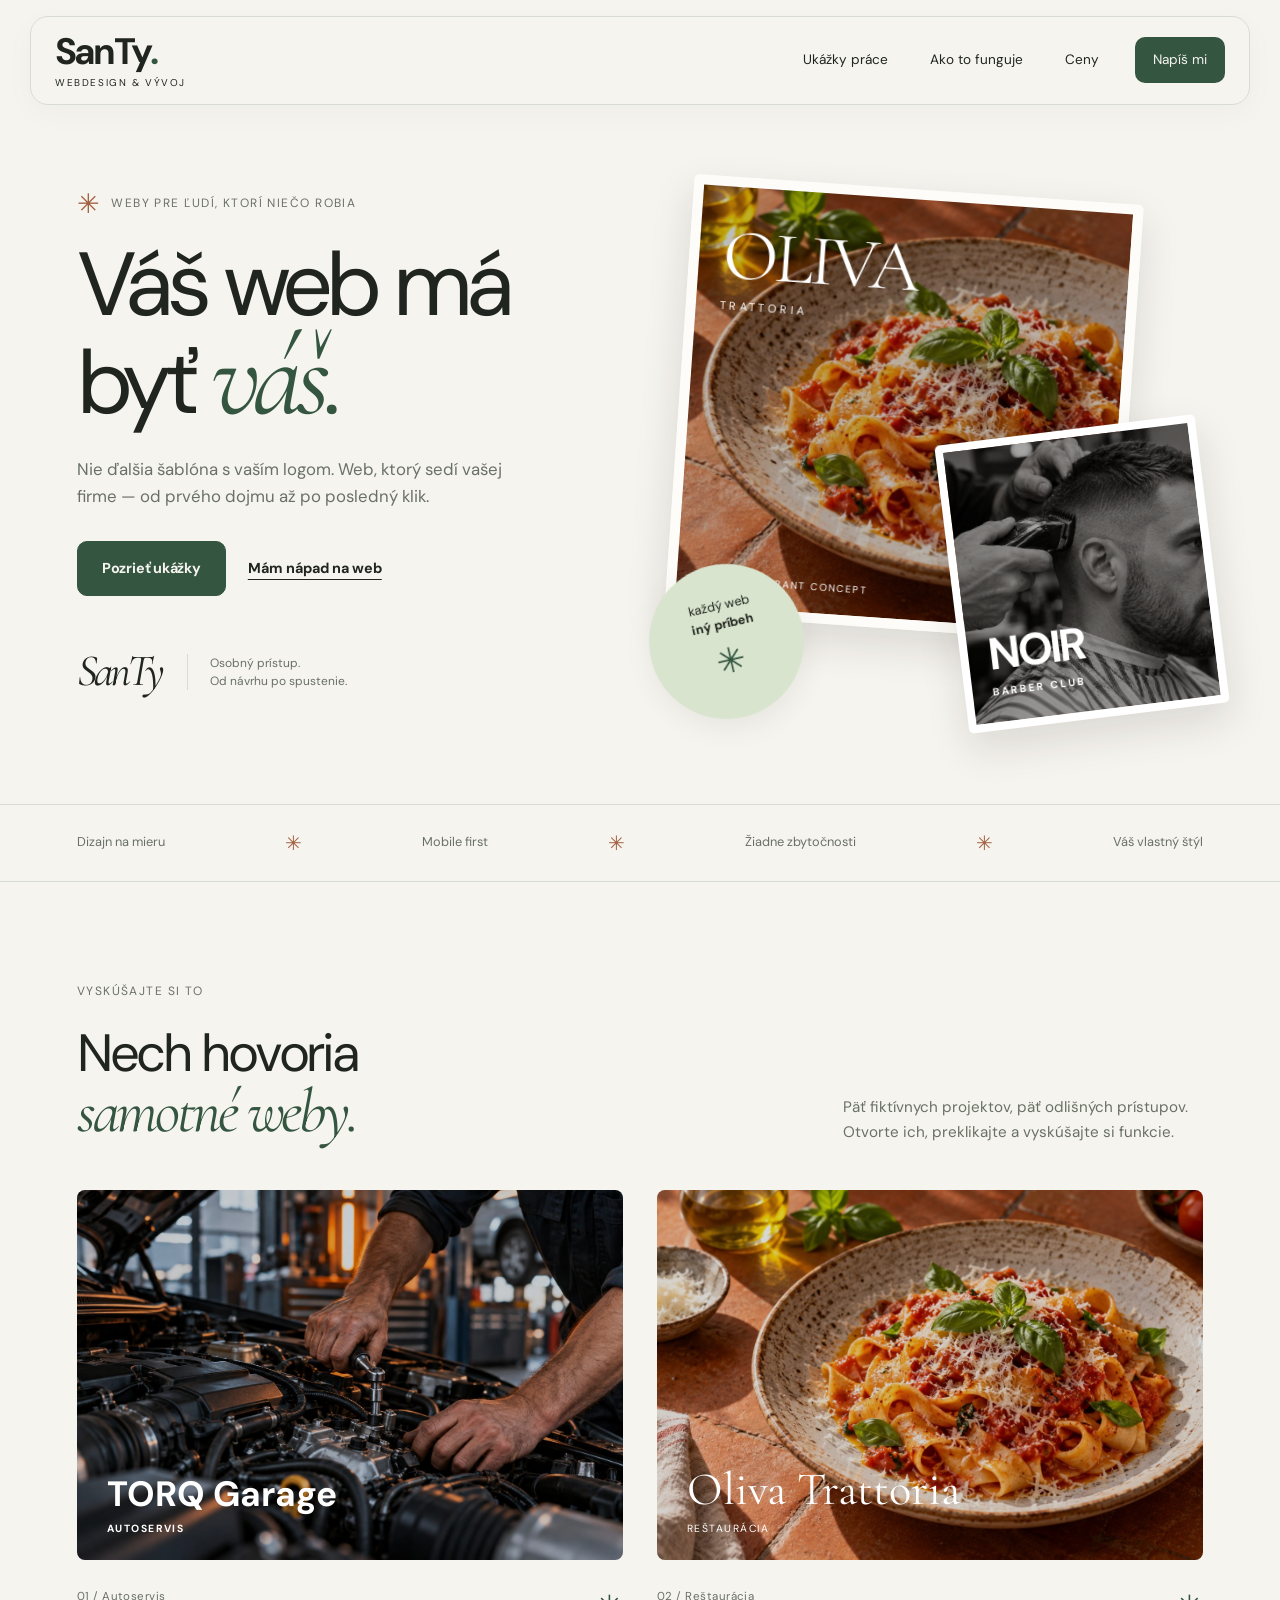
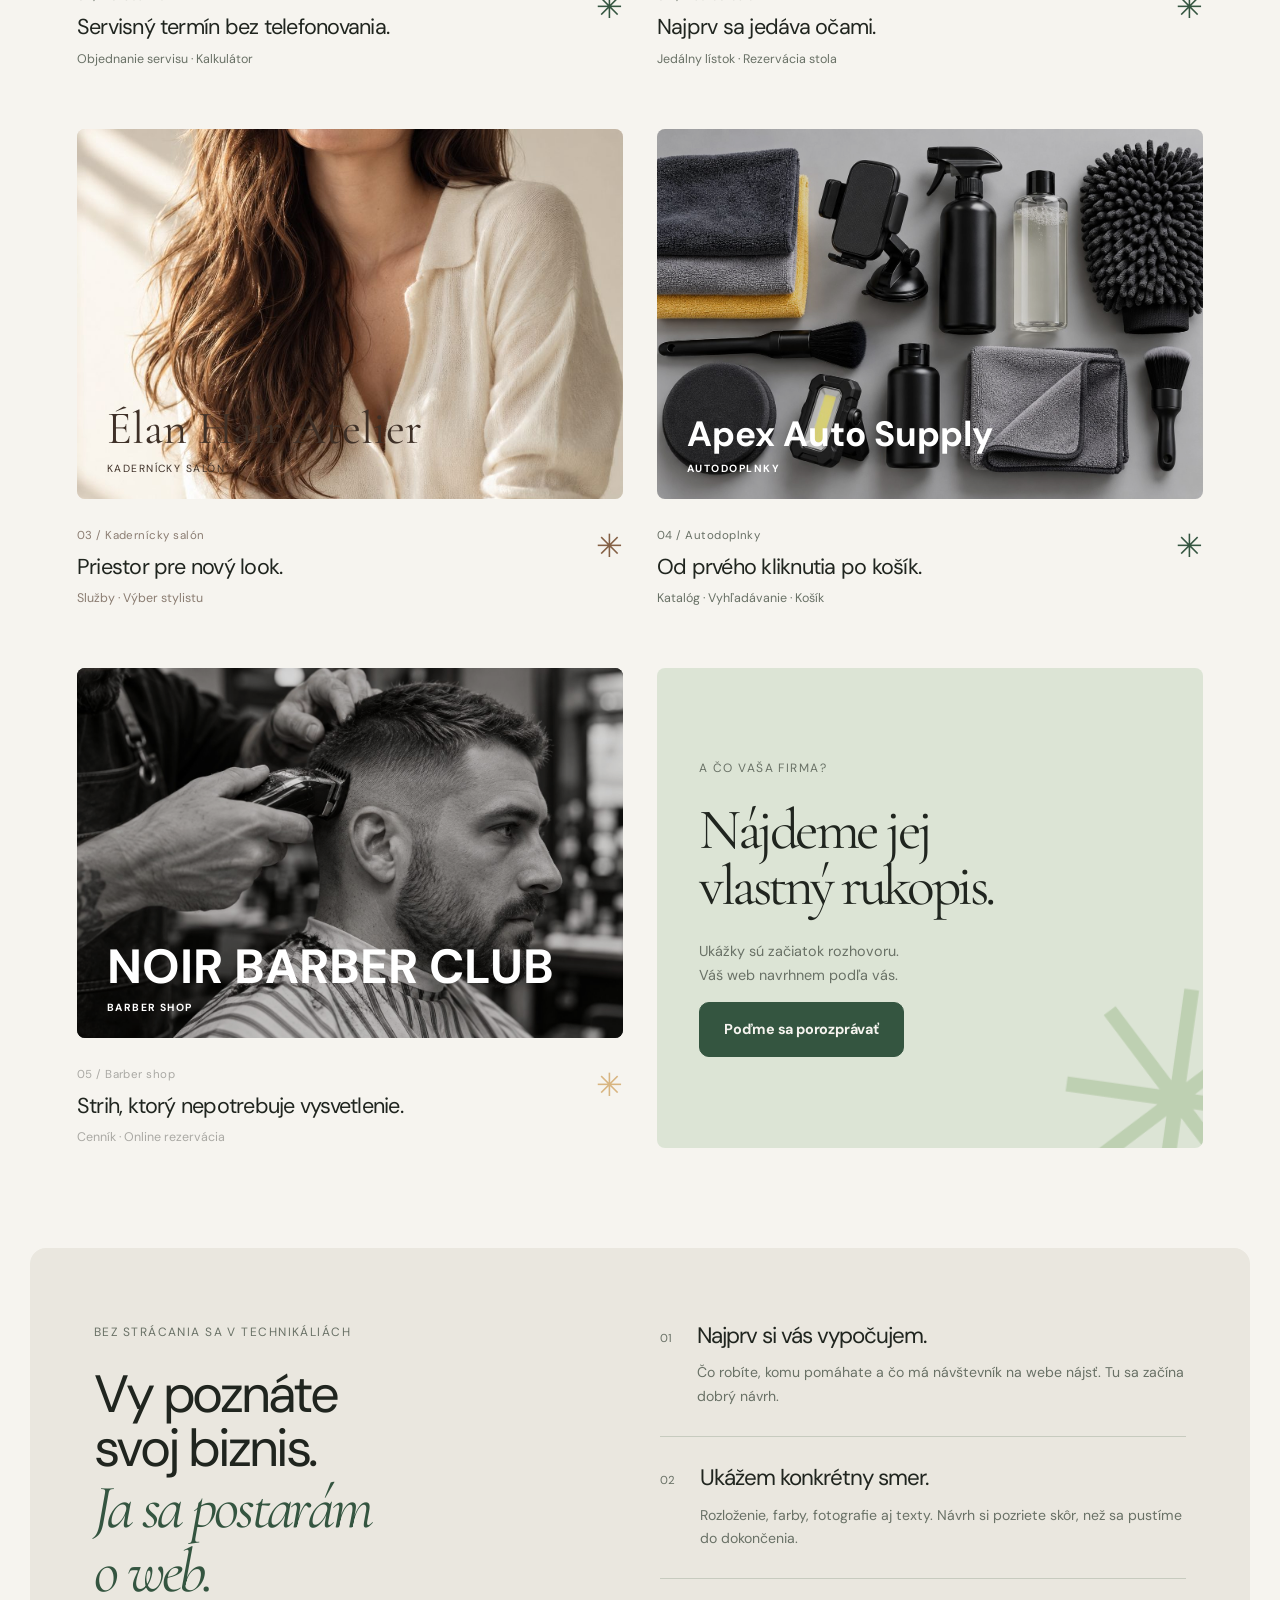
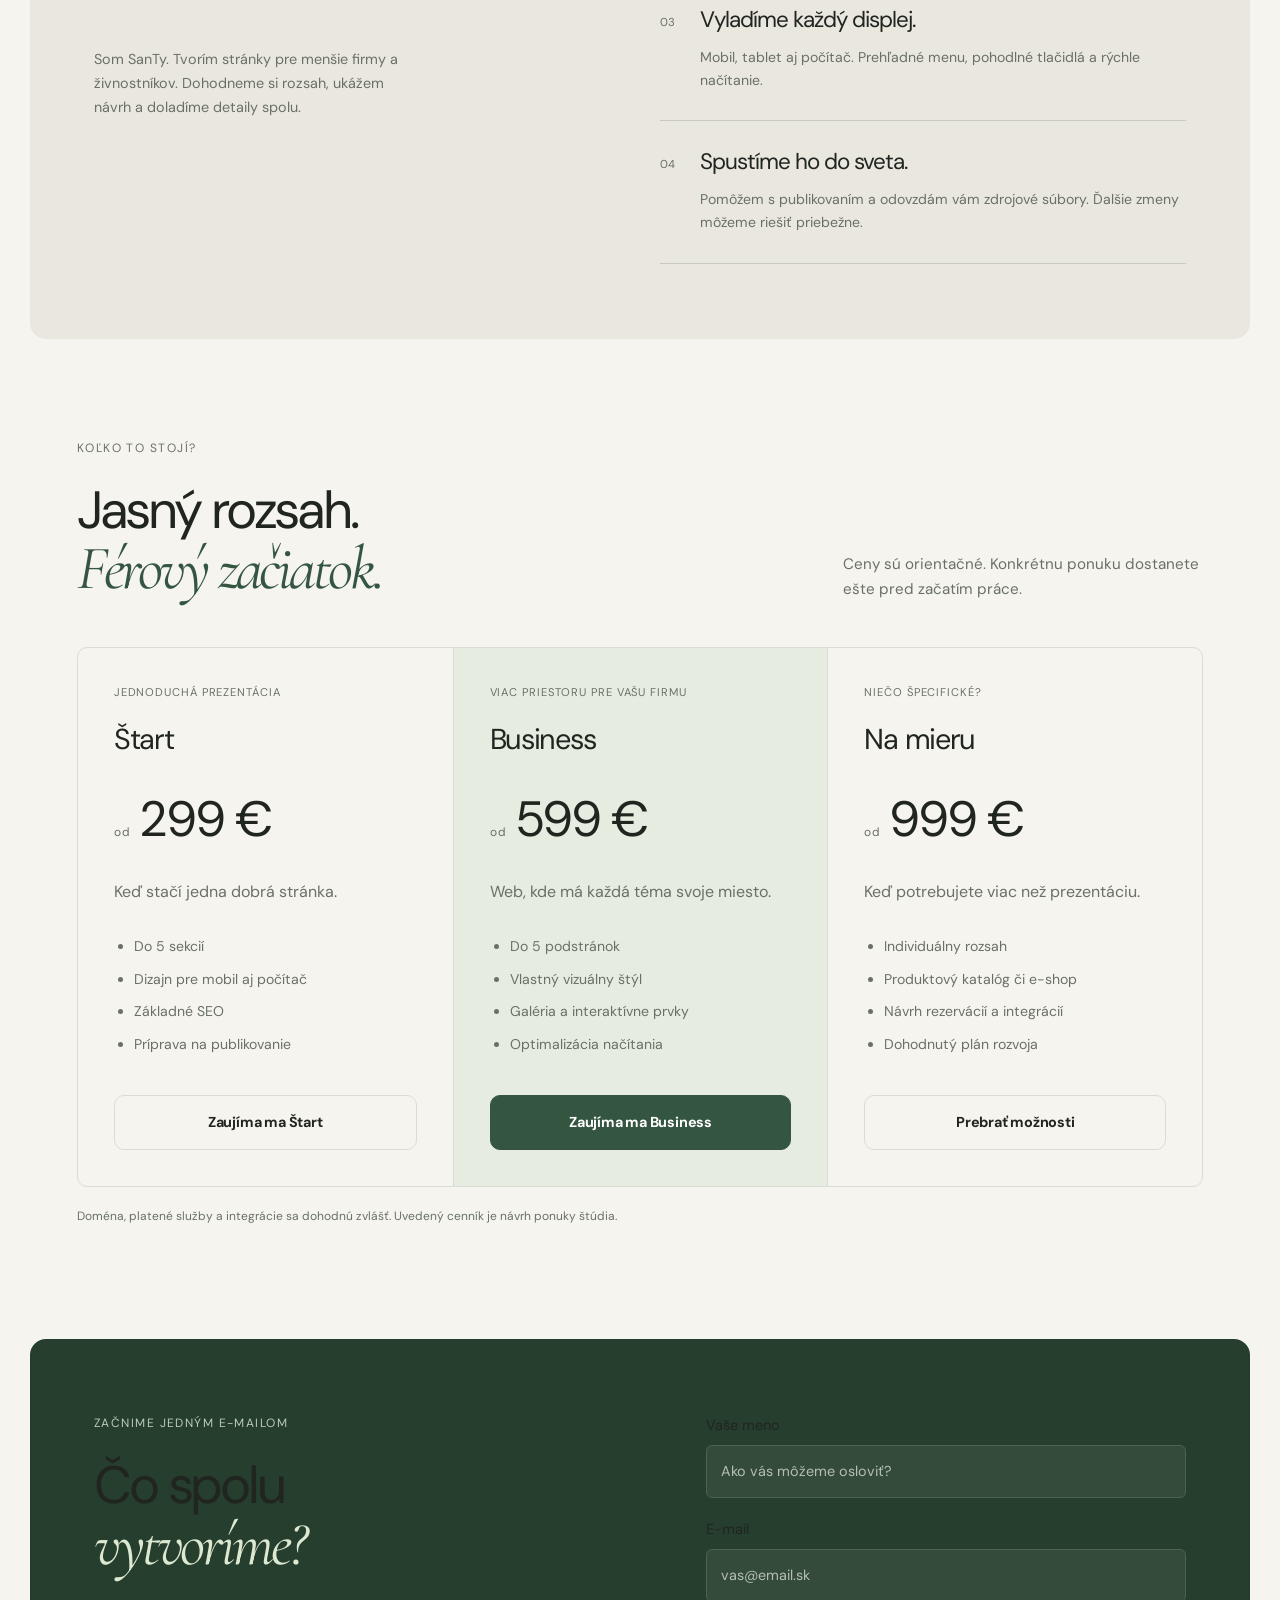
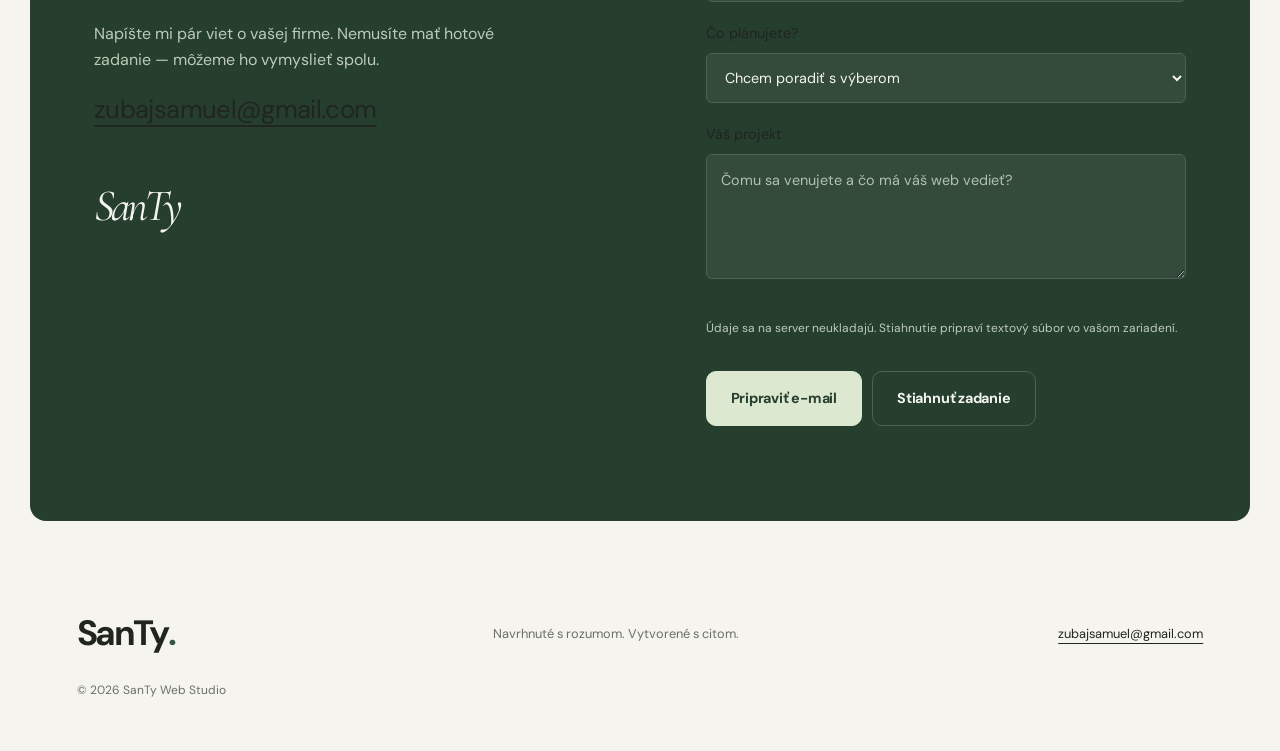
<file: index.html>
<!doctype html><html lang="sk"><head><meta charset="utf-8"/><meta content="width=device-width,initial-scale=1" name="viewport"/><meta content="SanTy Web Studio | Weby s charakterom – profesionálny responzívny web od SanTy Web Studio." name="description"/><meta content="#111412" name="theme-color"/><title>SanTy Web Studio | Weby s charakterom</title><link href="assets/favicon.svg" rel="icon"/><link href="assets/style.css?v=2" rel="stylesheet"/><script defer="" src="assets/config.js?v=2"></script><script defer="" src="assets/app.js?v=2"></script><link rel="stylesheet" href="assets/design.css?v=2"></head><body class="studio"><a class="skip" href="#main">Preskočiť na obsah</a><header class="site-header"><a class="brand" href="index.html">SanTy<span class="brand-dot">.</span><small>WEBDESIGN & VÝVOJ</small></a><button class="menu-toggle" aria-expanded="false" aria-controls="nav"><span class="menu-label">Menu</span><span class="menu-lines" aria-hidden="true"><i></i><i></i></span></button><nav id="nav"><a href="#portfolio">Ukážky práce</a><a href="#sluzby">Ako to funguje</a><a href="#cennik">Ceny</a><a class="nav-cta" href="#kontakt">Napíš mi</a></nav></header><main id="main"><section class="studio-hero hero"><div class="hero-copy"><div class="eyebrow"><span class="little-star">✳</span> WEBY PRE ĽUDÍ, KTORÍ NIEČO ROBIA</div><h1>Váš web má<br>byť <em>váš.</em></h1><p>Nie ďalšia šablóna s vaším logom. Web, ktorý sedí vašej firme — od prvého dojmu až po posledný klik.</p><div class="hero-actions"><a class="button" href="#portfolio">Pozrieť ukážky</a><a class="text-link" href="#kontakt">Mám nápad na web</a></div><div class="signature-line"><span class="signature">SanTy</span><p>Osobný prístup.<br>Od návrhu po spustenie.</p></div></div><div class="studio-art"><div class="art-card art-main"><img src="assets/food.jpg" alt="Jedlo pre demo reštaurácie Oliva"><span class="art-title">OLIVA<small>TRATTORIA</small></span><span class="art-label">02 / RESTAURANT CONCEPT</span></div><div class="art-card art-front"><img src="assets/barber-editorial.jpg" alt="Barber v práci – demo Noir"><span>NOIR<span class="art-tiny">BARBER CLUB</span></span></div><div class="art-stamp">každý web<br><b>iný príbeh</b><span>✳</span></div></div></section><div class="studio-divider"><span>Dizajn na mieru</span><i>✳</i><span>Mobile first</span><i>✳</i><span>Žiadne zbytočnosti</span><i>✳</i><span>Váš vlastný štýl</span></div><section id="portfolio"><div class="section-top"><div><div class="eyebrow">VYSKÚŠAJTE SI TO</div><h2>Nech hovoria<br><em>samotné weby.</em></h2></div><p>Päť fiktívnych projektov, päť odlišných prístupov. Otvorte ich, preklikajte a vyskúšajte si funkcie.</p></div><div class="projects"><a class="project autoservis" href="demos/autoservis/"><div class="project-image"><img src="assets/mechanic.jpg" alt="TORQ Garage – fiktívna dizajnová ukážka" loading="lazy"><div class="preview-wordmark">TORQ Garage<small>Autoservis</small></div><span class="project-open">Otvoriť web</span></div><div class="project-caption"><div><small>01 / Autoservis</small><h3>Servisný termín bez telefonovania.</h3><p>Objednanie servisu · Kalkulátor</p></div><span class="project-mark" aria-hidden="true">✳</span></div></a><a class="project restauracia" href="demos/restauracia/"><div class="project-image"><img src="assets/food.jpg" alt="Oliva Trattoria – fiktívna dizajnová ukážka" loading="lazy"><div class="preview-wordmark">Oliva Trattoria<small>Reštaurácia</small></div><span class="project-open">Otvoriť web</span></div><div class="project-caption"><div><small>02 / Reštaurácia</small><h3>Najprv sa jedáva očami.</h3><p>Jedálny lístok · Rezervácia stola</p></div><span class="project-mark" aria-hidden="true">✳</span></div></a><a class="project salon" href="demos/salon/"><div class="project-image"><img src="assets/salon-editorial.jpg" alt="Élan Hair Atelier – fiktívna dizajnová ukážka" loading="lazy"><div class="preview-wordmark">Élan Hair Atelier<small>Kadernícky salón</small></div><span class="project-open">Otvoriť web</span></div><div class="project-caption"><div><small>03 / Kadernícky salón</small><h3>Priestor pre nový look.</h3><p>Služby · Výber stylistu</p></div><span class="project-mark" aria-hidden="true">✳</span></div></a><a class="project autodoplnky" href="demos/autodoplnky/"><div class="project-image"><img src="assets/accessories.jpg" alt="Apex Auto Supply – fiktívna dizajnová ukážka" loading="lazy"><div class="preview-wordmark">Apex Auto Supply<small>Autodoplnky</small></div><span class="project-open">Otvoriť web</span></div><div class="project-caption"><div><small>04 / Autodoplnky</small><h3>Od prvého kliknutia po košík.</h3><p>Katalóg · Vyhľadávanie · Košík</p></div><span class="project-mark" aria-hidden="true">✳</span></div></a><a class="project barber" href="demos/barber/"><div class="project-image"><img src="assets/barber-editorial.jpg" alt="Noir Barber Club – fiktívna dizajnová ukážka" loading="lazy"><div class="preview-wordmark">Noir Barber Club<small>Barber shop</small></div><span class="project-open">Otvoriť web</span></div><div class="project-caption"><div><small>05 / Barber shop</small><h3>Strih, ktorý nepotrebuje vysvetlenie.</h3><p>Cenník · Online rezervácia</p></div><span class="project-mark" aria-hidden="true">✳</span></div></a><div class="project project-cta"><div class="eyebrow">A ČO VAŠA FIRMA?</div><h3>Nájdeme jej<br>vlastný rukopis.</h3><p>Ukážky sú začiatok rozhovoru.<br>Váš web navrhnem podľa vás.</p><a class="button" href="#kontakt">Poďme sa porozprávať</a><span class="cta-flower" aria-hidden="true">✳</span></div></div></section><section id="sluzby" class="process-section"><div class="process-intro"><div class="eyebrow">BEZ STRÁCANIA SA V TECHNIKÁLIÁCH</div><h2>Vy poznáte<br>svoj biznis.<br><em>Ja sa postarám<br>o web.</em></h2><p>Som SanTy. Tvorím stránky pre menšie firmy a živnostníkov. Dohodneme si rozsah, ukážem návrh a doladíme detaily spolu.</p></div><div class="process-list"><article><span>01</span><div><h3>Najprv si vás vypočujem.</h3><p>Čo robíte, komu pomáhate a čo má návštevník na webe nájsť. Tu sa začína dobrý návrh.</p></div></article><article><span>02</span><div><h3>Ukážem konkrétny smer.</h3><p>Rozloženie, farby, fotografie aj texty. Návrh si pozriete skôr, než sa pustíme do dokončenia.</p></div></article><article><span>03</span><div><h3>Vyladíme každý displej.</h3><p>Mobil, tablet aj počítač. Prehľadné menu, pohodlné tlačidlá a rýchle načítanie.</p></div></article><article><span>04</span><div><h3>Spustíme ho do sveta.</h3><p>Pomôžem s publikovaním a odovzdám vám zdrojové súbory. Ďalšie zmeny môžeme riešiť priebežne.</p></div></article></div></section><section id="cennik"><div class="section-top"><div><div class="eyebrow">KOĽKO TO STOJÍ?</div><h2>Jasný rozsah.<br><em>Férový začiatok.</em></h2></div><p>Ceny sú orientačné. Konkrétnu ponuku dostanete ešte pred začatím práce.</p></div><div class="prices"><article><small>JEDNODUCHÁ PREZENTÁCIA</small><h3>Štart</h3><div class="price">299 €<small>od</small></div><p>Keď stačí jedna dobrá stránka.</p><ul><li>Do 5 sekcií</li><li>Dizajn pre mobil aj počítač</li><li>Základné SEO</li><li>Príprava na publikovanie</li></ul><a class="button secondary" href="#kontakt" data-package="Štart">Zaujíma ma Štart</a></article><article class="featured"><small>VIAC PRIESTORU PRE VAŠU FIRMU</small><h3>Business</h3><div class="price">599 €<small>od</small></div><p>Web, kde má každá téma svoje miesto.</p><ul><li>Do 5 podstránok</li><li>Vlastný vizuálny štýl</li><li>Galéria a interaktívne prvky</li><li>Optimalizácia načítania</li></ul><a class="button" href="#kontakt" data-package="Business">Zaujíma ma Business</a></article><article><small>NIEČO ŠPECIFICKÉ?</small><h3>Na mieru</h3><div class="price">999 €<small>od</small></div><p>Keď potrebujete viac než prezentáciu.</p><ul><li>Individuálny rozsah</li><li>Produktový katalóg či e-shop</li><li>Návrh rezervácií a integrácií</li><li>Dohodnutý plán rozvoja</li></ul><a class="button secondary" href="#kontakt" data-package="Na mieru">Prebrať možnosti</a></article></div><p class="fine">Doména, platené služby a integrácie sa dohodnú zvlášť. Uvedený cenník je návrh ponuky štúdia.</p></section><section id="kontakt" class="contact"><div><div class="eyebrow">ZAČNIME JEDNÝM E-MAILOM</div><h2>Čo spolu<br><em>vytvoríme?</em></h2><p>Napíšte mi pár viet o vašej firme. Nemusíte mať hotové zadanie — môžeme ho vymyslieť spolu.</p><div class="contact-note" id="contact-detail"></div><span class="signature">SanTy</span></div><form id="contact-form"><label>Vaše meno<input autocomplete="name" maxlength="100" name="name" placeholder="Ako vás môžeme osloviť?" required=""/></label><label>E-mail<input autocomplete="email" name="email" placeholder="vas@email.sk" required="" type="email"/></label><label>Čo plánujete?<select name="package"><option>Chcem poradiť s výberom</option><option>Štart</option><option>Business</option><option>Na mieru</option></select></label><label>Váš projekt<textarea maxlength="3000" minlength="10" name="message" placeholder="Čomu sa venujete a čo má váš web vedieť?" required=""></textarea></label><p class="fine">Údaje sa na server neukladajú. Stiahnutie pripraví textový súbor vo vašom zariadení.</p><div class="form-actions"><button class="button" type="submit">Stiahnuť zadanie</button><button class="button secondary" hidden="" id="email-button" type="button">Pripraviť e-mail</button></div><p class="status" role="status"></p></form></section></main><footer><a class="brand" href="index.html">SanTy<span class="brand-dot">.</span></a><p>Navrhnuté s rozumom. Vytvorené s citom.</p><a href="mailto:zubajsamuel@gmail.com">zubajsamuel@gmail.com</a><small>© 2026 SanTy Web Studio</small></footer></body></html>
</file>
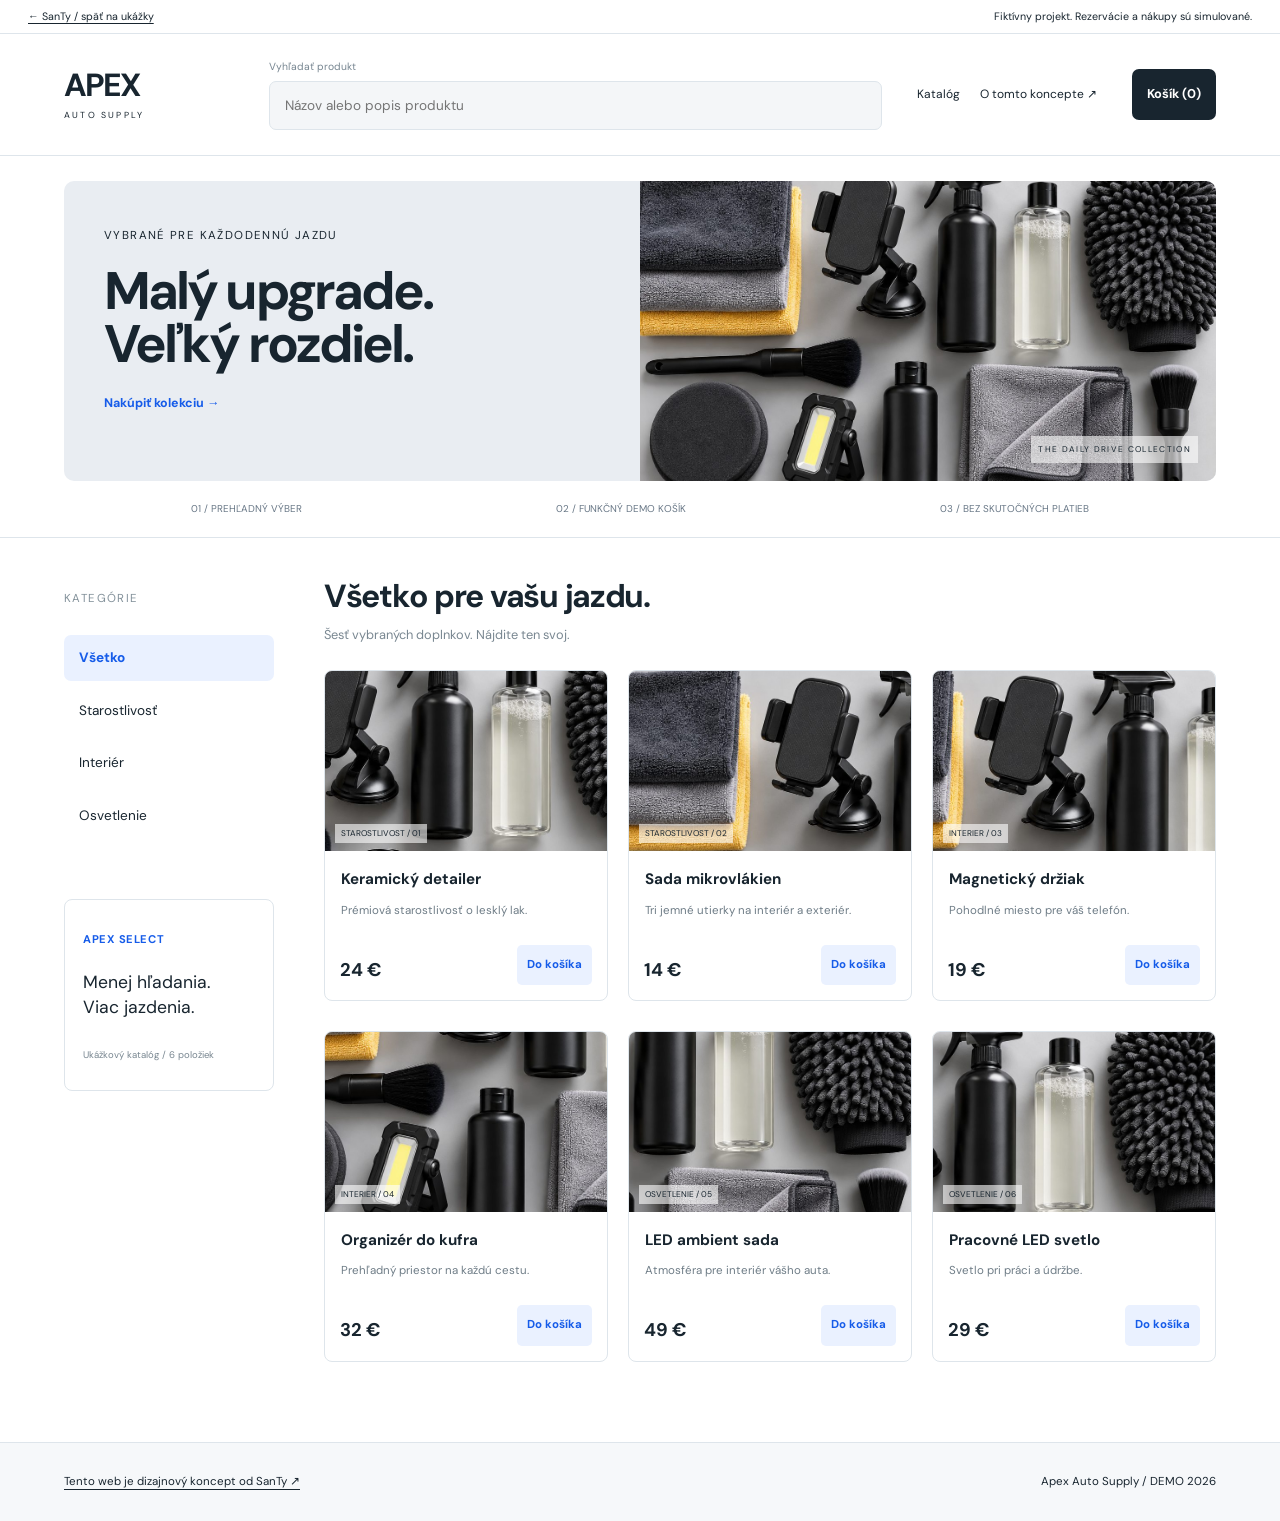
<file: demos/autodoplnky/index.html>
<!doctype html><html lang="sk"><head><meta charset="utf-8"/><meta content="width=device-width,initial-scale=1" name="viewport"/><meta content="APEX / auto supply | Fiktívne demo SanTy – profesionálny responzívny web od SanTy Web Studio." name="description"/><meta content="#111412" name="theme-color"/><title>Apex Auto Supply | Fiktívne demo SanTy</title><link href="../../assets/favicon.svg" rel="icon"/><link href="../../assets/demo-core.css?v=3" rel="stylesheet"/><link href="style.css?v=3" rel="stylesheet"/><script defer="" src="../../assets/app.js?v=3"></script><script defer="" src="../../assets/demo-interactions.js?v=3"></script></head><body class="apex"><a class="skip" href="#main">Preskočiť na obsah</a><div class="demo-bar"><a href="../../index.html#portfolio">← SanTy / späť na ukážky</a><span>Fiktívny projekt. Rezervácie a nákupy sú simulované.</span></div><header class="site-header"><a class="brand" href="./">APEX<span>AUTO SUPPLY</span></a><label class="search-label">Vyhľadať produkt<input id="product-search" placeholder="Názov alebo popis produktu" type="search"/></label><button class="menu-toggle" aria-expanded="false" aria-controls="nav"><span>Menu</span><b aria-hidden="true">☰</b></button><nav id="nav"><a href="#produkty">Katalóg</a><a href="../../index.html#kontakt">O tomto koncepte ↗</a></nav><button class="button secondary" id="open-cart">Košík (<span id="cart-count">0</span>)</button></header><main id="main"><section class="shop-promotion"><div><small>VYBRANÉ PRE KAŽDODENNÚ JAZDU</small><h1>Malý upgrade.<br>Veľký rozdiel.</h1><a href="#produkty">Nakúpiť kolekciu →</a></div><img src="../../assets/accessories.jpg" alt="Kolekcia doplnkov na starostlivosť o auto"><span class="promotion-label">THE DAILY DRIVE COLLECTION</span></section><div class="shop-assurances"><span>01 / PREHĽADNÝ VÝBER</span><span>02 / FUNKČNÝ DEMO KOŠÍK</span><span>03 / BEZ SKUTOČNÝCH PLATIEB</span></div><section class="shop-catalog" id="produkty"><aside class="catalog-rail"><small>KATEGÓRIE</small><div class="filters" data-filter-group="products"><button aria-pressed="true" class="active" data-filter="all">Všetko</button><button aria-pressed="false" class="" data-filter="starostlivost">Starostlivosť</button><button aria-pressed="false" class="" data-filter="interier">Interiér</button><button aria-pressed="false" class="" data-filter="osvetlenie">Osvetlenie</button></div><div class="catalog-note"><span>APEX SELECT</span><p>Menej hľadania.<br/>Viac jazdenia.</p><small>Ukážkový katalóg / 6 položiek</small></div></aside><div class="catalog-results"><div class="section-top"><div><div class="eyebrow">KURÁTORSKÝ VÝBER</div><h2>Všetko pre vašu jazdu.</h2></div></div><p class="shop-intro">Šesť vybraných doplnkov. Nájdite ten svoj.</p><p hidden="" id="no-results">Žiadny produkt nezodpovedá vášmu výberu.</p><p class="status" id="shop-status" role="status"></p><div class="product-grid"><article class="product" data-category="starostlivost" data-description="Prémiová starostlivosť o lesklý lak." data-product-name="Keramický detailer"><div class="product-visual crop-0"><img alt="Ilustračná kolekcia autodoplnkov" loading="lazy" src="../../assets/accessories.jpg"/><span class="product-category">STAROSTLIVOST / 01</span></div><h3>Keramický detailer</h3><p>Prémiová starostlivosť o lesklý lak.</p><div class="product-bottom"><strong>24 €</strong><button class="button secondary add-cart" data-id="0" data-name="Keramický detailer" data-price="24">Do košíka</button></div></article><article class="product" data-category="starostlivost" data-description="Tri jemné utierky na interiér a exteriér." data-product-name="Sada mikrovlákien"><div class="product-visual crop-1"><img alt="Ilustračná kolekcia autodoplnkov" loading="lazy" src="../../assets/accessories.jpg"/><span class="product-category">STAROSTLIVOST / 02</span></div><h3>Sada mikrovlákien</h3><p>Tri jemné utierky na interiér a exteriér.</p><div class="product-bottom"><strong>14 €</strong><button class="button secondary add-cart" data-id="1" data-name="Sada mikrovlákien" data-price="14">Do košíka</button></div></article><article class="product" data-category="interier" data-description="Pohodlné miesto pre váš telefón." data-product-name="Magnetický držiak"><div class="product-visual crop-2"><img alt="Ilustračná kolekcia autodoplnkov" loading="lazy" src="../../assets/accessories.jpg"/><span class="product-category">INTERIER / 03</span></div><h3>Magnetický držiak</h3><p>Pohodlné miesto pre váš telefón.</p><div class="product-bottom"><strong>19 €</strong><button class="button secondary add-cart" data-id="2" data-name="Magnetický držiak" data-price="19">Do košíka</button></div></article><article class="product" data-category="interier" data-description="Prehľadný priestor na každú cestu." data-product-name="Organizér do kufra"><div class="product-visual crop-3"><img alt="Ilustračná kolekcia autodoplnkov" loading="lazy" src="../../assets/accessories.jpg"/><span class="product-category">INTERIER / 04</span></div><h3>Organizér do kufra</h3><p>Prehľadný priestor na každú cestu.</p><div class="product-bottom"><strong>32 €</strong><button class="button secondary add-cart" data-id="3" data-name="Organizér do kufra" data-price="32">Do košíka</button></div></article><article class="product" data-category="osvetlenie" data-description="Atmosféra pre interiér vášho auta." data-product-name="LED ambient sada"><div class="product-visual crop-4"><img alt="Ilustračná kolekcia autodoplnkov" loading="lazy" src="../../assets/accessories.jpg"/><span class="product-category">OSVETLENIE / 05</span></div><h3>LED ambient sada</h3><p>Atmosféra pre interiér vášho auta.</p><div class="product-bottom"><strong>49 €</strong><button class="button secondary add-cart" data-id="4" data-name="LED ambient sada" data-price="49">Do košíka</button></div></article><article class="product" data-category="osvetlenie" data-description="Svetlo pri práci a údržbe." data-product-name="Pracovné LED svetlo"><div class="product-visual crop-5"><img alt="Ilustračná kolekcia autodoplnkov" loading="lazy" src="../../assets/accessories.jpg"/><span class="product-category">OSVETLENIE / 06</span></div><h3>Pracovné LED svetlo</h3><p>Svetlo pri práci a údržbe.</p><div class="product-bottom"><strong>29 €</strong><button class="button secondary add-cart" data-id="5" data-name="Pracovné LED svetlo" data-price="29">Do košíka</button></div></article></div></div></section><dialog aria-labelledby="cart-title" id="cart-dialog"><button aria-label="Zavrieť košík" class="dialog-close">×</button><div class="eyebrow">SIMULÁCIA NÁKUPU</div><h2 id="cart-title">Váš košík.</h2><div id="cart-items"></div><div class="estimate">Spolu <strong id="cart-total">0 €</strong></div><p class="fine">Fiktívny obchod. Platba sa nevykoná a tovar sa neobjedná.</p><button class="button" id="checkout">Vyskúšať objednávku</button><p class="status" id="checkout-status" role="status"></p></dialog></main><footer><a href="../../index.html#portfolio">Tento web je dizajnový koncept od SanTy ↗</a><span>Apex Auto Supply / DEMO 2026</span></footer></body></html>
</file>
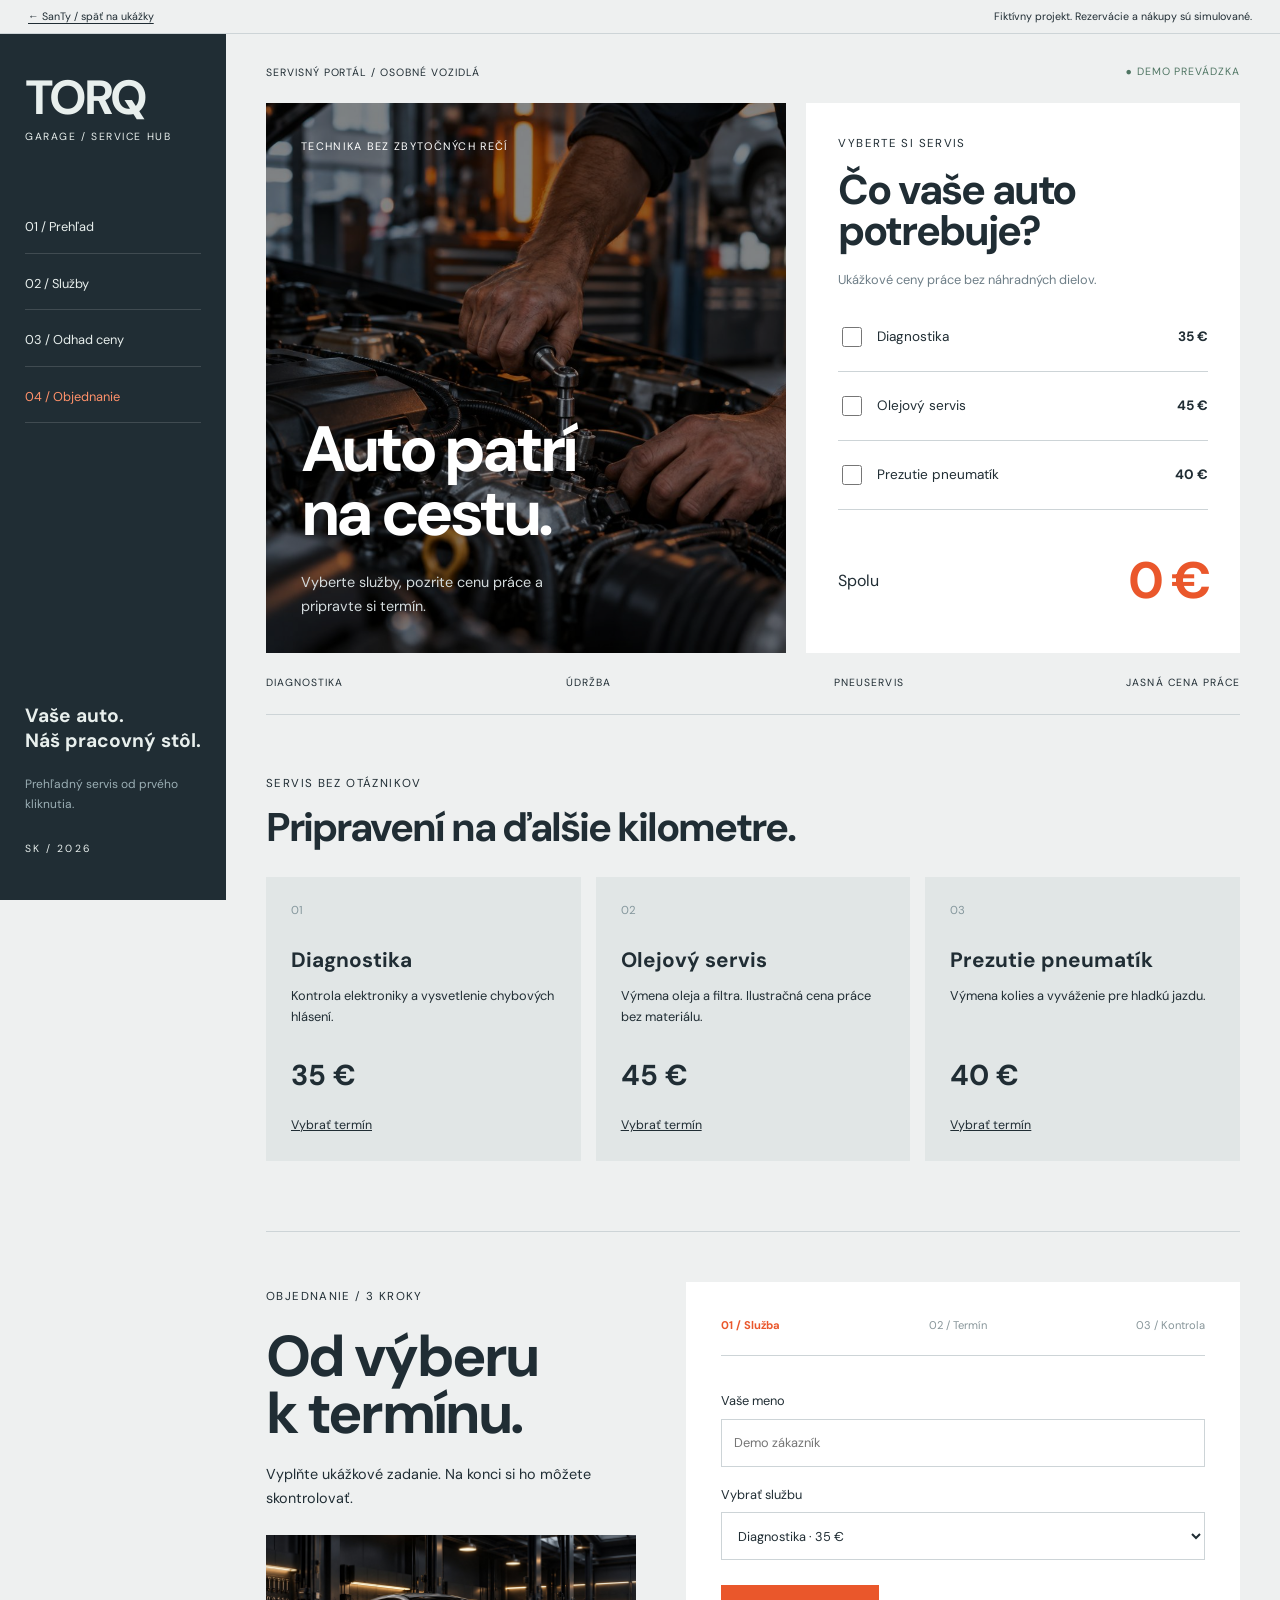
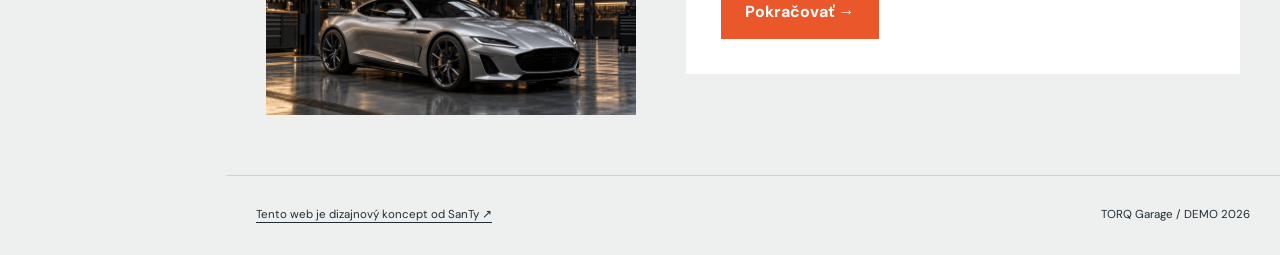
<file: demos/autoservis/index.html>
<!doctype html><html lang="sk"><head><meta charset="utf-8"/><meta content="width=device-width,initial-scale=1" name="viewport"/><meta content="TORQ / GARAGE | Fiktívne demo SanTy – profesionálny responzívny web od SanTy Web Studio." name="description"/><meta content="#111412" name="theme-color"/><title>TORQ Garage | Fiktívne demo SanTy</title><link href="../../assets/favicon.svg" rel="icon"/><link href="../../assets/demo-core.css?v=3" rel="stylesheet"/><link href="style.css?v=3" rel="stylesheet"/><script defer="" src="../../assets/app.js?v=3"></script><script defer="" src="../../assets/demo-interactions.js?v=3"></script></head><body class="torq"><a class="skip" href="#main">Preskočiť na obsah</a><div class="demo-bar"><a href="../../index.html#portfolio">← SanTy / späť na ukážky</a><span>Fiktívny projekt. Rezervácie a nákupy sú simulované.</span></div><header class="site-header"><a class="brand" href="./">TORQ<span>GARAGE / SERVICE HUB</span></a><button class="menu-toggle" aria-expanded="false" aria-controls="nav"><span>Menu</span><b aria-hidden="true">☰</b></button><nav id="nav"><a href="#main">01 / Prehľad</a><a href="#sluzby">02 / Služby</a><a href="#kalkulacka">03 / Odhad ceny</a><a href="#rezervacia">04 / Objednanie</a></nav><div class="sidebar-note"><b>Vaše auto.<br>Náš pracovný stôl.</b><p>Prehľadný servis od prvého kliknutia.</p><span>SK / 2026</span></div></header><main id="main"><div class="workspace-top"><p>SERVISNÝ PORTÁL / OSOBNÉ VOZIDLÁ</p><span>● DEMO PREVÁDZKA</span></div><div class="garage-dashboard"><section class="garage-cover"><img src="../../assets/mechanic.jpg" alt="Mechanik pracuje na motore"><div><span>TECHNIKA BEZ ZBYTOČNÝCH REČÍ</span><h1>Auto patrí<br>na cestu.</h1><p>Vyberte služby, pozrite cenu práce a pripravte si termín.</p></div></section><section class="estimate-panel" id="kalkulacka"><div><div class="eyebrow">VYBERTE SI SERVIS</div><h2>Čo vaše auto potrebuje?</h2><p>Ukážkové ceny práce bez náhradných dielov.</p></div><div><label class="check"><input data-cost="35" type="checkbox"/>Diagnostika<b>35 €</b></label><label class="check"><input data-cost="45" type="checkbox"/>Olejový servis<b>45 €</b></label><label class="check"><input data-cost="40" type="checkbox"/>Prezutie pneumatík<b>40 €</b></label><div class="estimate">Spolu <strong id="estimate">0 €</strong></div></div></section></div><div class="garage-strip"><span>DIAGNOSTIKA</span><span>ÚDRŽBA</span><span>PNEUSERVIS</span><span>JASNÁ CENA PRÁCE</span></div><section class="garage-services" id="sluzby"><div class="eyebrow">SERVIS BEZ OTÁZNIKOV</div><h2>Pripravení na ďalšie kilometre.</h2><div class="services"><article><span>01</span><h3>Diagnostika</h3><p>Kontrola elektroniky a vysvetlenie chybových hlásení.</p><strong>35 €</strong><a class="service-link" href="#rezervacia">Vybrať termín</a></article><article><span>02</span><h3>Olejový servis</h3><p>Výmena oleja a filtra. Ilustračná cena práce bez materiálu.</p><strong>45 €</strong><a class="service-link" href="#rezervacia">Vybrať termín</a></article><article><span>03</span><h3>Prezutie pneumatík</h3><p>Výmena kolies a vyváženie pre hladkú jazdu.</p><strong>40 €</strong><a class="service-link" href="#rezervacia">Vybrať termín</a></article></div></section><section id="rezervacia" class="garage-booking"><div><small>OBJEDNANIE / 3 KROKY</small><h2>Od výberu<br>k termínu.</h2><p>Vyplňte ukážkové zadanie. Na konci si ho môžete skontrolovať.</p><img src="../../assets/auto.jpg" alt="Ilustračné vozidlo v dielni" loading="lazy"></div><form class="booking-form garage-wizard" data-wizard><div class="wizard-track"><span class="active">01 / Služba</span><span>02 / Termín</span><span>03 / Kontrola</span></div><div data-step="0"><label>Vaše meno<input autocomplete="off" maxlength="100" name="name" placeholder="Demo zákazník" required=""/></label><label>Vybrať službu<select name="service"><option value="Diagnostika|35">Diagnostika · 35 €</option><option value="Olejový servis|45">Olejový servis · 45 €</option><option value="Prezutie pneumatík|40">Prezutie pneumatík · 40 €</option></select></label></div><div data-step="1" hidden><div class="form-row"><label>Dátum<input name="date" required="" type="date"/></label><label>Čas<select name="time"><option>09:00</option><option>10:30</option><option>12:00</option><option>14:00</option><option>16:00</option></select></label></div></div><div data-step="2" hidden><h3>Skontrolujte svoje zadanie</h3><p id="booking-review"></p><div class="booking-total">Orientačná cena: <strong class="total"></strong></div><p>Ide o testovaciu rezerváciu. Údaje sa nikam neodošlú.</p></div><div class="wizard-actions"><button type="button" data-prev hidden>← Späť</button><button class="button" type="button" data-next>Pokračovať →</button><span data-submit hidden><button class="button" type="submit">Vyskúšať rezerváciu</button></span></div><p class="status" role="status"></p></form></section></main><footer><a href="../../index.html#portfolio">Tento web je dizajnový koncept od SanTy ↗</a><span>TORQ Garage / DEMO 2026</span></footer></body></html>
</file>
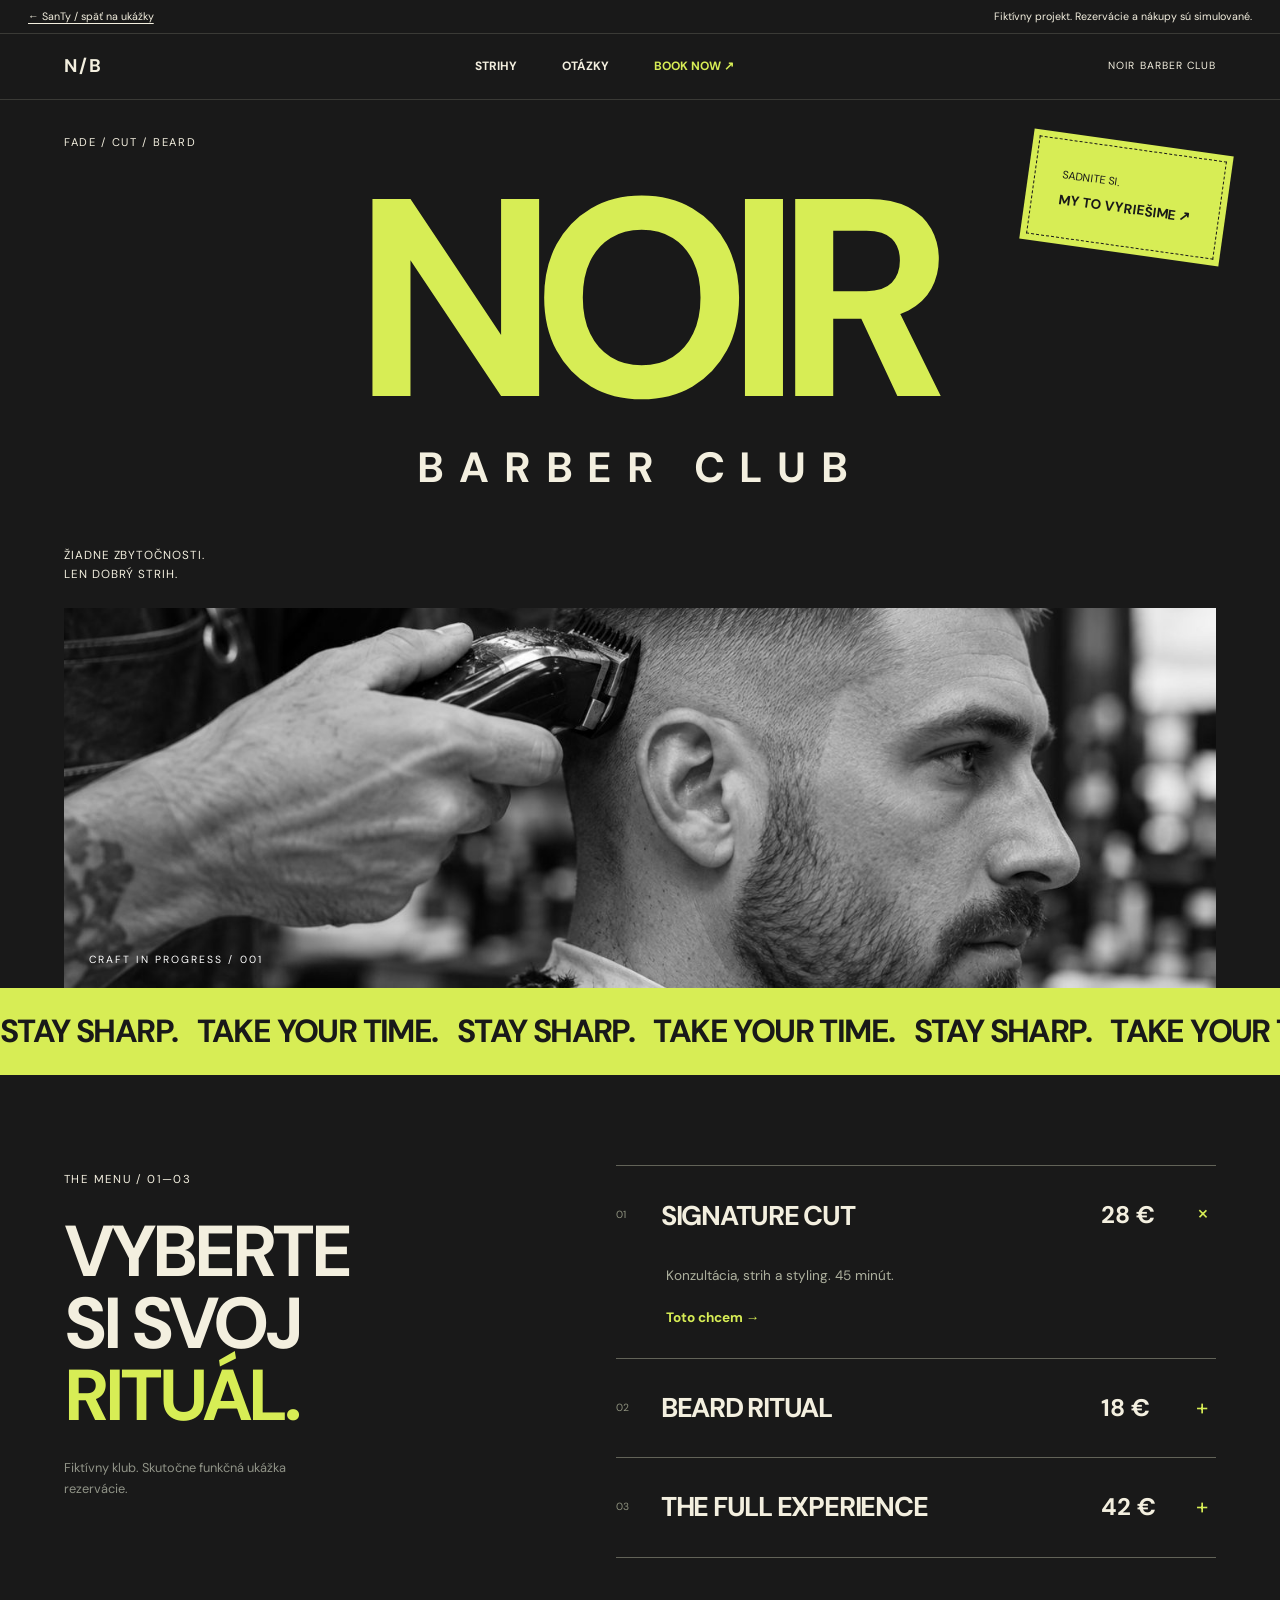
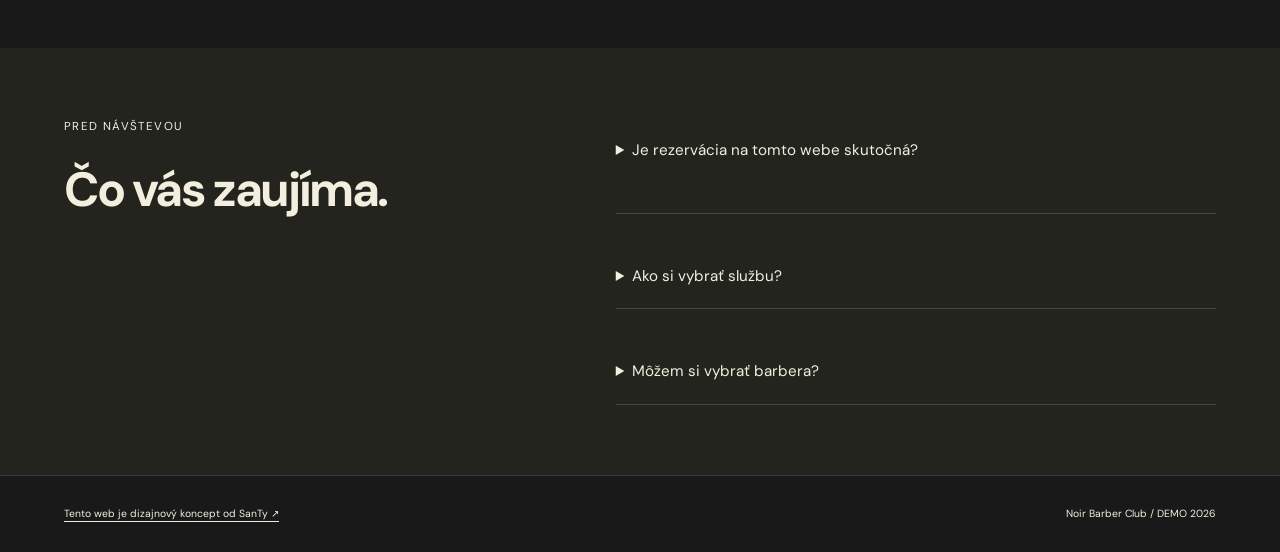
<file: demos/barber/index.html>
<!doctype html><html lang="sk"><head><meta charset="utf-8"/><meta content="width=device-width,initial-scale=1" name="viewport"/><meta content="NOIR / barber club | Fiktívne demo SanTy – profesionálny responzívny web od SanTy Web Studio." name="description"/><meta content="#111412" name="theme-color"/><title>Noir Barber Club | Fiktívne demo SanTy</title><link href="../../assets/favicon.svg" rel="icon"/><link href="../../assets/demo-core.css?v=3" rel="stylesheet"/><link href="style.css?v=3" rel="stylesheet"/><script defer="" src="../../assets/app.js?v=3"></script><script defer="" src="../../assets/demo-interactions.js?v=3"></script></head><body class="noir"><a class="skip" href="#main">Preskočiť na obsah</a><div class="demo-bar"><a href="../../index.html#portfolio">← SanTy / späť na ukážky</a><span>Fiktívny projekt. Rezervácie a nákupy sú simulované.</span></div><header class="site-header"><a class="brand" href="./">N / B</a><button class="menu-toggle" aria-expanded="false" aria-controls="nav"><span>Menu</span><b aria-hidden="true">☰</b></button><nav id="nav"><a href="#sluzby">STRIHY</a><a href="#faq">OTÁZKY</a><a href="#rezervacia">BOOK NOW ↗</a></nav><span class="barber-nav-note">NOIR BARBER CLUB</span></header><main id="main"><section class="barber-poster"><div class="poster-type"><small>FADE / CUT / BEARD</small><h1>NOIR<span>BARBER CLUB</span></h1><div><span>ŽIADNE ZBYTOČNOSTI.<br>LEN DOBRÝ STRIH.</span><a href="#rezervacia" class="ticket">SADNITE SI.<br><b>MY TO VYRIEŠIME ↗</b></a></div></div><div class="barber-image-band"><img src="../../assets/barber-editorial.jpg" alt="Barber upravuje precízny fade"><span class="photo-index">CRAFT IN PROGRESS / 001</span></div></section><div class="barber-ticker" aria-hidden="true"><div>STAY SHARP. &nbsp; TAKE YOUR TIME. &nbsp; STAY SHARP. &nbsp; TAKE YOUR TIME. &nbsp; STAY SHARP. &nbsp; TAKE YOUR TIME.</div></div><section id="sluzby" class="barber-rituals"><div><small>THE MENU / 01—03</small><h2>VYBERTE<br>SI SVOJ<br><em>RITUÁL.</em></h2><p>Fiktívny klub. Skutočne funkčná ukážka rezervácie.</p></div><div><details class="ritual" open><summary><span>01</span><b>Signature cut</b><strong>28 €</strong><i aria-hidden="true">+</i></summary><div><p>Konzultácia, strih a styling. 45 minút.</p><a href="#rezervacia">Toto chcem →</a></div></details><details class="ritual" ><summary><span>02</span><b>Beard ritual</b><strong>18 €</strong><i aria-hidden="true">+</i></summary><div><p>Úprava brady, kontúry a horúci uterák. 30 minút.</p><a href="#rezervacia">Toto chcem →</a></div></details><details class="ritual" ><summary><span>03</span><b>The full experience</b><strong>42 €</strong><i aria-hidden="true">+</i></summary><div><p>Strih a kompletná starostlivosť o bradu. 75 minút.</p><a href="#rezervacia">Toto chcem →</a></div></details></div></section><section id="faq"><div class="eyebrow">PRED NÁVŠTEVOU</div><h2>Čo vás zaujíma.</h2><details><summary>Je rezervácia na tomto webe skutočná?</summary><p>Nie. NOIR je fiktívna prevádzka. Formulár iba ukáže, ako môže rezervácia vyzerať.</p></details><details><summary>Ako si vybrať službu?</summary><p>Signature cut je strih vlasov, Beard ritual starostlivosť o bradu. Full experience kombinuje obe služby.</p></details><details><summary>Môžem si vybrať barbera?</summary><p>V demo rezervácii si môžete vybrať Alexa alebo Maxa.</p></details></section><dialog class="reservation-dialog chair-dialog" id="rezervacia"><button class="booking-close" aria-label="Zatvoriť rezerváciu">×</button><small>FIKTÍVNY PROJEKT / DEMO REZERVÁCIA</small><h2>VAŠE KRESLO.</h2><p>Ukážka bez odosielania údajov a bez skutočnej rezervácie.</p><form class="booking-form"><label>Vaše meno<input autocomplete="off" maxlength="100" name="name" placeholder="Demo zákazník" required=""/></label><label>Vybrať službu<select name="service"><option value="Signature cut|28">Signature cut · 28 €</option><option value="Beard ritual|18">Beard ritual · 18 €</option><option value="The full experience|42">The full experience · 42 €</option></select></label><label>Barber<select name="stylist"><option>Alex</option><option>Max</option></select></label><div class="form-row"><label>Dátum<input name="date" required="" type="date"/></label><label>Čas<select name="time"><option>09:00</option><option>10:30</option><option>12:00</option><option>14:00</option><option>16:00</option></select></label></div><div class="booking-total">Orientačná cena: <strong class="total"></strong></div><button class="button" type="submit">Vyskúšať rezerváciu</button><p class="status" role="status"></p></form></dialog></main><footer><a href="../../index.html#portfolio">Tento web je dizajnový koncept od SanTy ↗</a><span>Noir Barber Club / DEMO 2026</span></footer></body></html>
</file>
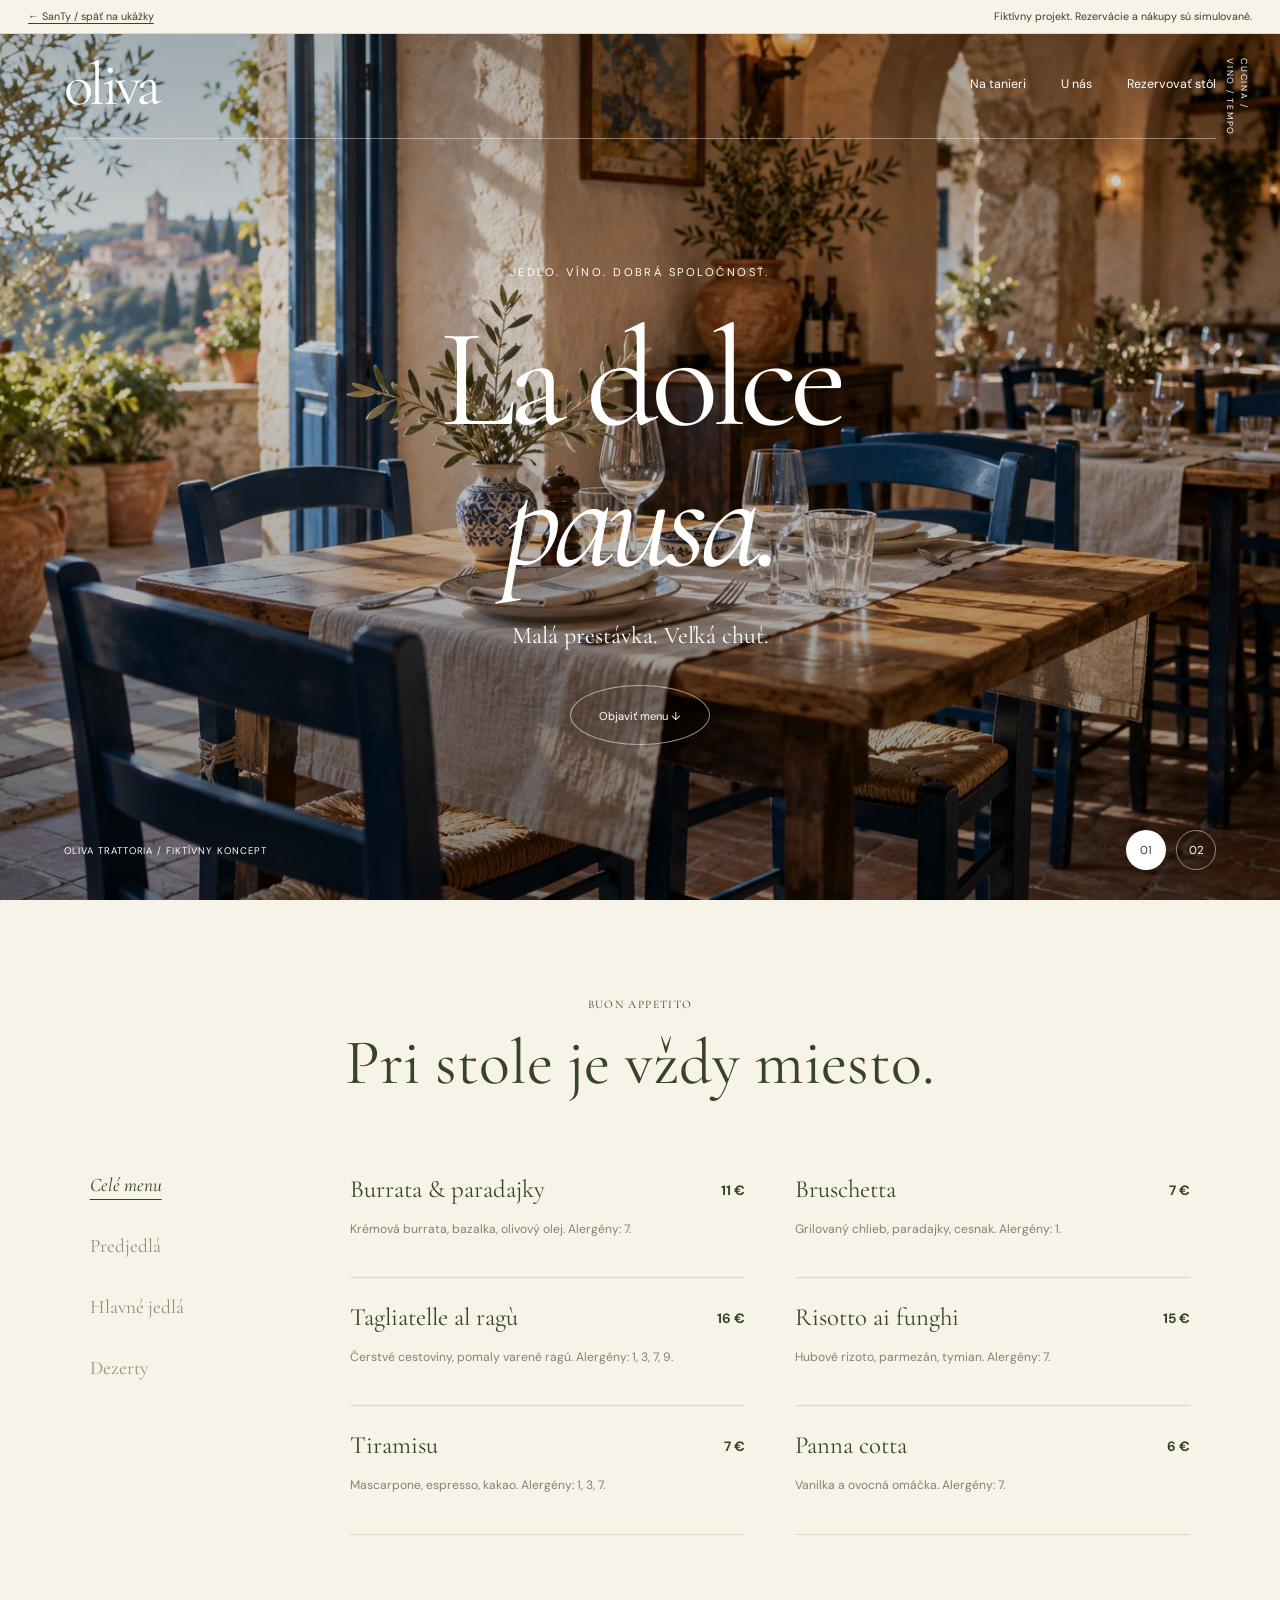
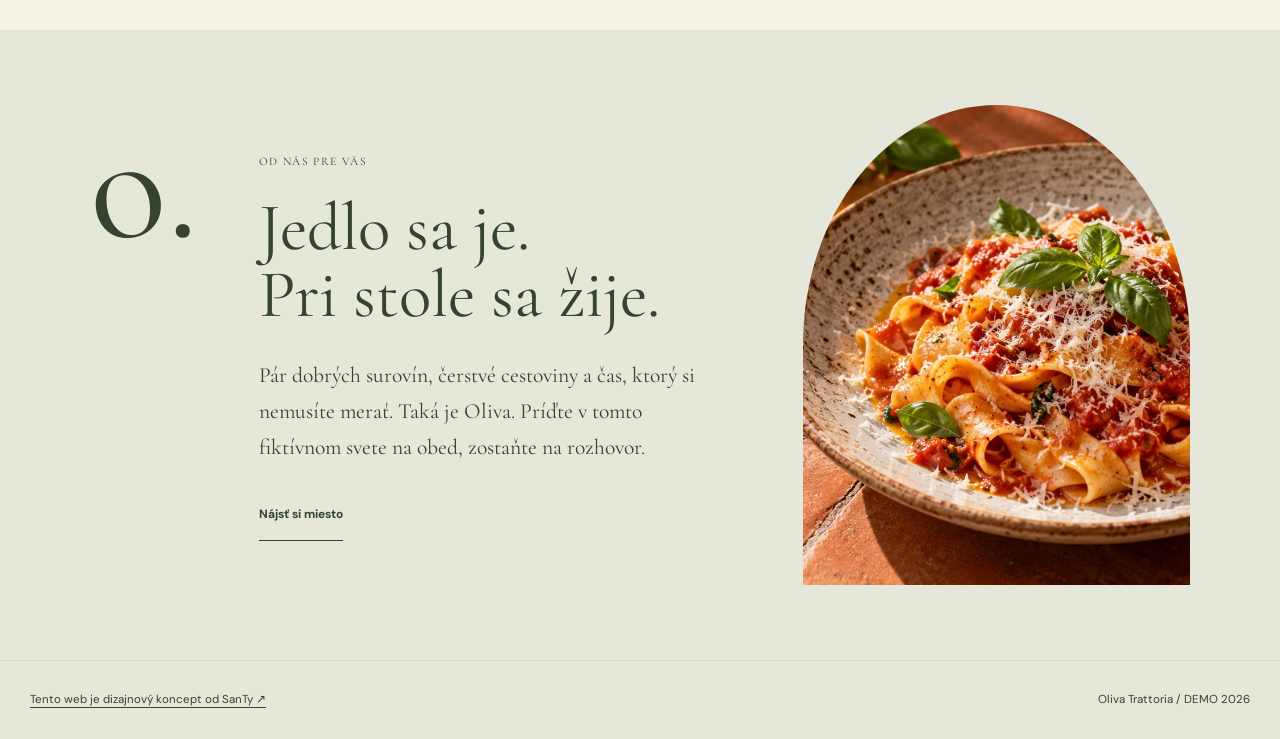
<file: demos/restauracia/index.html>
<!doctype html><html lang="sk"><head><meta charset="utf-8"/><meta content="width=device-width,initial-scale=1" name="viewport"/><meta content="OLIVA / trattoria | Fiktívne demo SanTy – profesionálny responzívny web od SanTy Web Studio." name="description"/><meta content="#111412" name="theme-color"/><title>Oliva Trattoria | Fiktívne demo SanTy</title><link href="../../assets/favicon.svg" rel="icon"/><link href="../../assets/demo-core.css?v=3" rel="stylesheet"/><link href="style.css?v=3" rel="stylesheet"/><script defer="" src="../../assets/app.js?v=3"></script><script defer="" src="../../assets/demo-interactions.js?v=3"></script></head><body class="oliva"><a class="skip" href="#main">Preskočiť na obsah</a><div class="demo-bar"><a href="../../index.html#portfolio">← SanTy / späť na ukážky</a><span>Fiktívny projekt. Rezervácie a nákupy sú simulované.</span></div><header class="site-header"><a class="brand" href="./">oliva</a><button class="menu-toggle" aria-expanded="false" aria-controls="nav"><span>Menu</span><b aria-hidden="true">☰</b></button><nav id="nav"><a href="#menu">Na tanieri</a><a href="#pribeh">U nás</a><a href="#rezervacia">Rezervovať stôl</a></nav><span class="restaurant-nav-note">CUCINA / VINO / TEMPO</span></header><main id="main"><section class="restaurant-cover"><div class="restaurant-slides"><img class="active" src="../../assets/trattoria.jpg" alt="Slnkom presvetlená talianska reštaurácia"><img src="../../assets/food.jpg" alt="Čerstvé cestoviny s bazalkou"></div><div class="restaurant-cover-copy"><small>JEDLO. VÍNO. DOBRÁ SPOLOČNOSŤ.</small><h1>La dolce<br><em>pausa.</em></h1><p>Malá prestávka. Veľká chuť.</p><a href="#menu" class="round-link">Objaviť menu ↓</a></div><div class="restaurant-cover-foot"><span>OLIVA TRATTORIA / FIKTÍVNY KONCEPT</span><div class="slide-controls"><button data-slide="0" aria-label="Zobraziť interiér" aria-pressed="true">01</button><button data-slide="1" aria-label="Zobraziť jedlo" aria-pressed="false">02</button></div></div></section><section class="food-menu" id="menu"><div class="eyebrow">BUON APPETITO</div><h2>Pri stole je vždy miesto.</h2><div class="filters" data-filter-group="menu"><button aria-pressed="true" class="active" data-filter="all">Celé menu</button><button aria-pressed="false" data-filter="predjedla">Predjedlá</button><button aria-pressed="false" data-filter="hlavne">Hlavné jedlá</button><button aria-pressed="false" data-filter="dezerty">Dezerty</button></div><div class="menu-items"><article data-category="predjedla"><div><h3>Burrata &amp; paradajky</h3><p>Krémová burrata, bazalka, olivový olej. Alergény: 7.</p></div><strong>11 €</strong></article><article data-category="predjedla"><div><h3>Bruschetta</h3><p>Grilovaný chlieb, paradajky, cesnak. Alergény: 1.</p></div><strong>7 €</strong></article><article data-category="hlavne"><div><h3>Tagliatelle al ragù</h3><p>Čerstvé cestoviny, pomaly varené ragú. Alergény: 1, 3, 7, 9.</p></div><strong>16 €</strong></article><article data-category="hlavne"><div><h3>Risotto ai funghi</h3><p>Hubové rizoto, parmezán, tymian. Alergény: 7.</p></div><strong>15 €</strong></article><article data-category="dezerty"><div><h3>Tiramisu</h3><p>Mascarpone, espresso, kakao. Alergény: 1, 3, 7.</p></div><strong>7 €</strong></article><article data-category="dezerty"><div><h3>Panna cotta</h3><p>Vanilka a ovocná omáčka. Alergény: 7.</p></div><strong>6 €</strong></article></div></section><section id="pribeh" class="restaurant-letter"><span class="letter-mark">o.</span><div><small>OD NÁS PRE VÁS</small><h2>Jedlo sa je.<br>Pri stole sa žije.</h2><p>Pár dobrých surovín, čerstvé cestoviny a čas, ktorý si nemusíte merať. Taká je Oliva. Príďte v tomto fiktívnom svete na obed, zostaňte na rozhovor.</p><a href="#rezervacia" class="button">Nájsť si miesto</a></div><img src="../../assets/food.jpg" alt="Talianske cestoviny" loading="lazy"></section><dialog class="reservation-dialog table-dialog" id="rezervacia"><button class="booking-close" aria-label="Zatvoriť rezerváciu">×</button><small>FIKTÍVNY PROJEKT / DEMO REZERVÁCIA</small><h2>Jeden stôl pre vás.</h2><p>Ukážka bez odosielania údajov a bez skutočnej rezervácie.</p><form class="booking-form"><label>Vaše meno<input autocomplete="off" maxlength="100" name="name" placeholder="Demo zákazník" required=""/></label><label>Typ rezervácie<select name="service"><option value="Rezervácia stola|0">Rezervácia stola · 0 €</option></select></label><label>Počet hostí<select name="guests"><option>1</option><option>2</option><option>3</option><option>4</option><option>5</option><option>6</option><option>7</option><option>8</option></select></label><div class="form-row"><label>Dátum<input name="date" required="" type="date"/></label><label>Čas<select name="time"><option>09:00</option><option>10:30</option><option>12:00</option><option>14:00</option><option>16:00</option></select></label></div><div class="booking-total">Orientačná cena: <strong class="total"></strong></div><button class="button" type="submit">Vyskúšať rezerváciu</button><p class="status" role="status"></p></form></dialog></main><footer><a href="../../index.html#portfolio">Tento web je dizajnový koncept od SanTy ↗</a><span>Oliva Trattoria / DEMO 2026</span></footer></body></html>
</file>
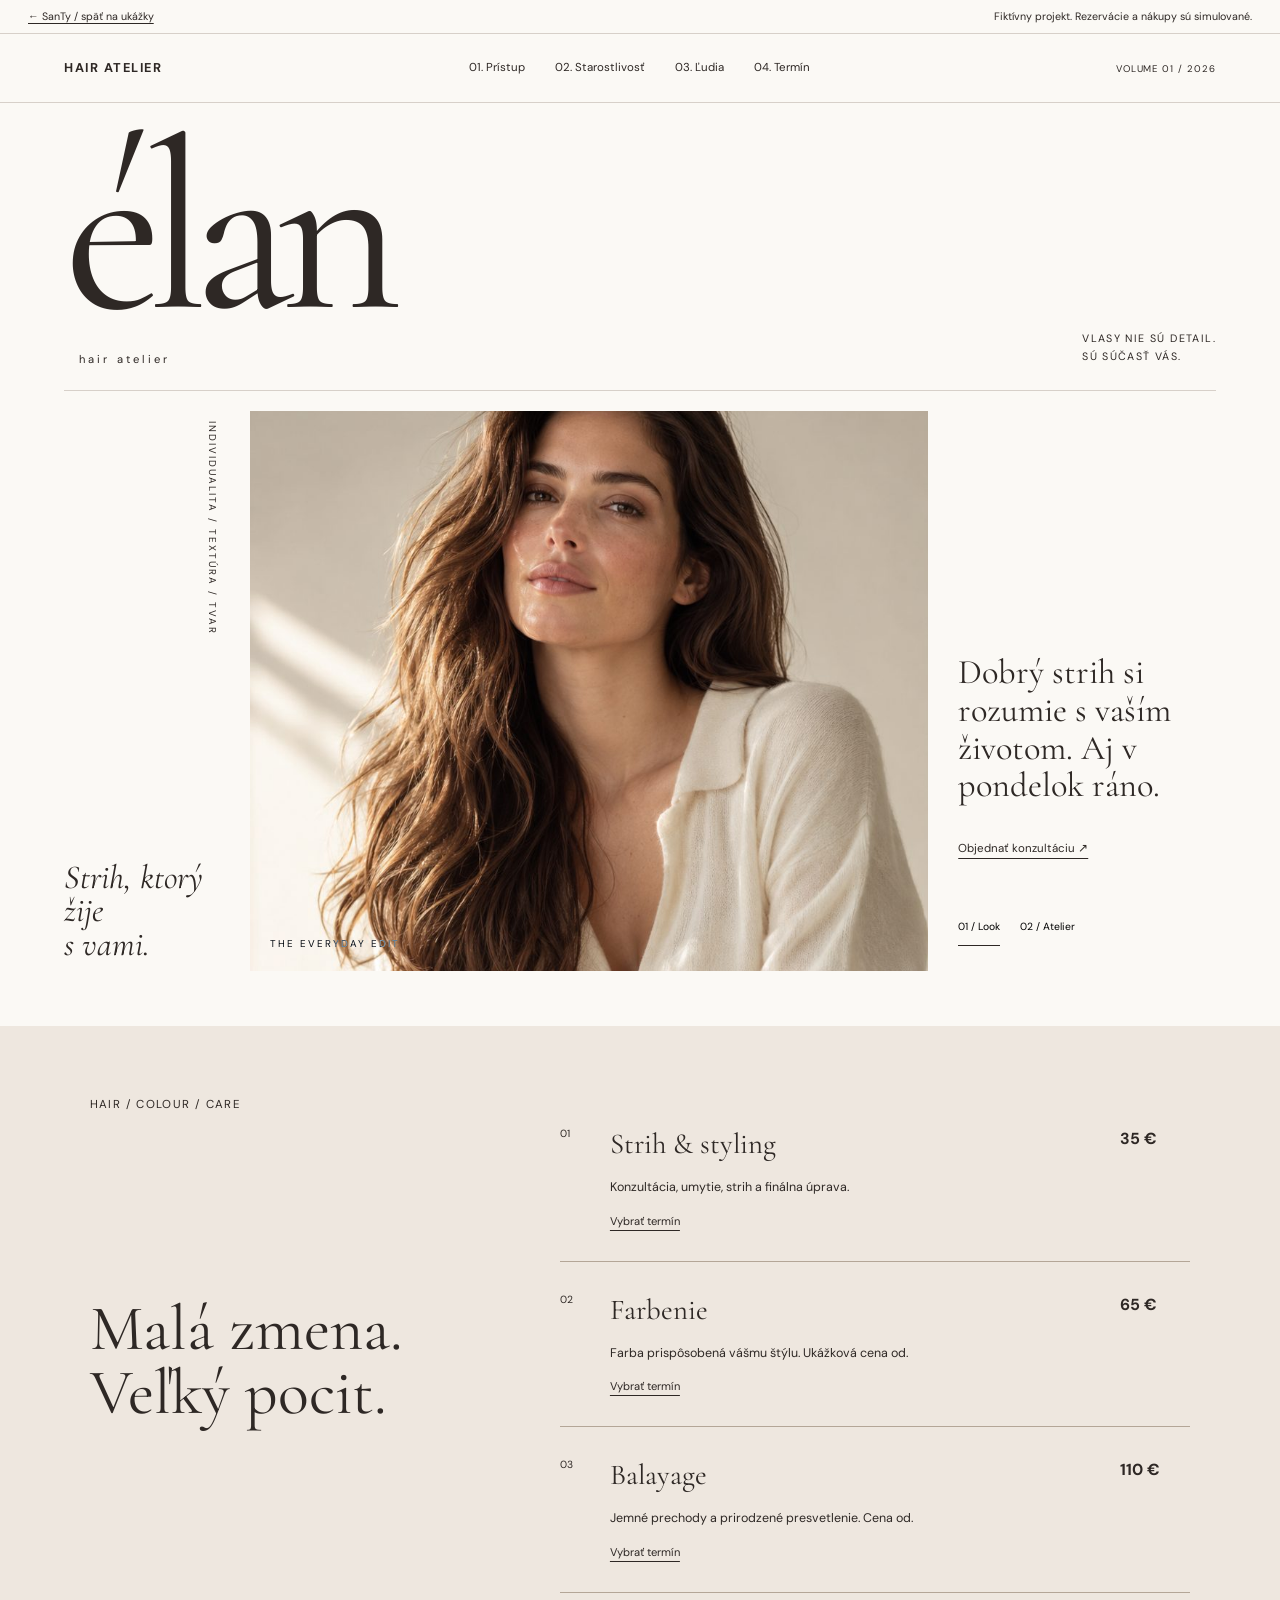
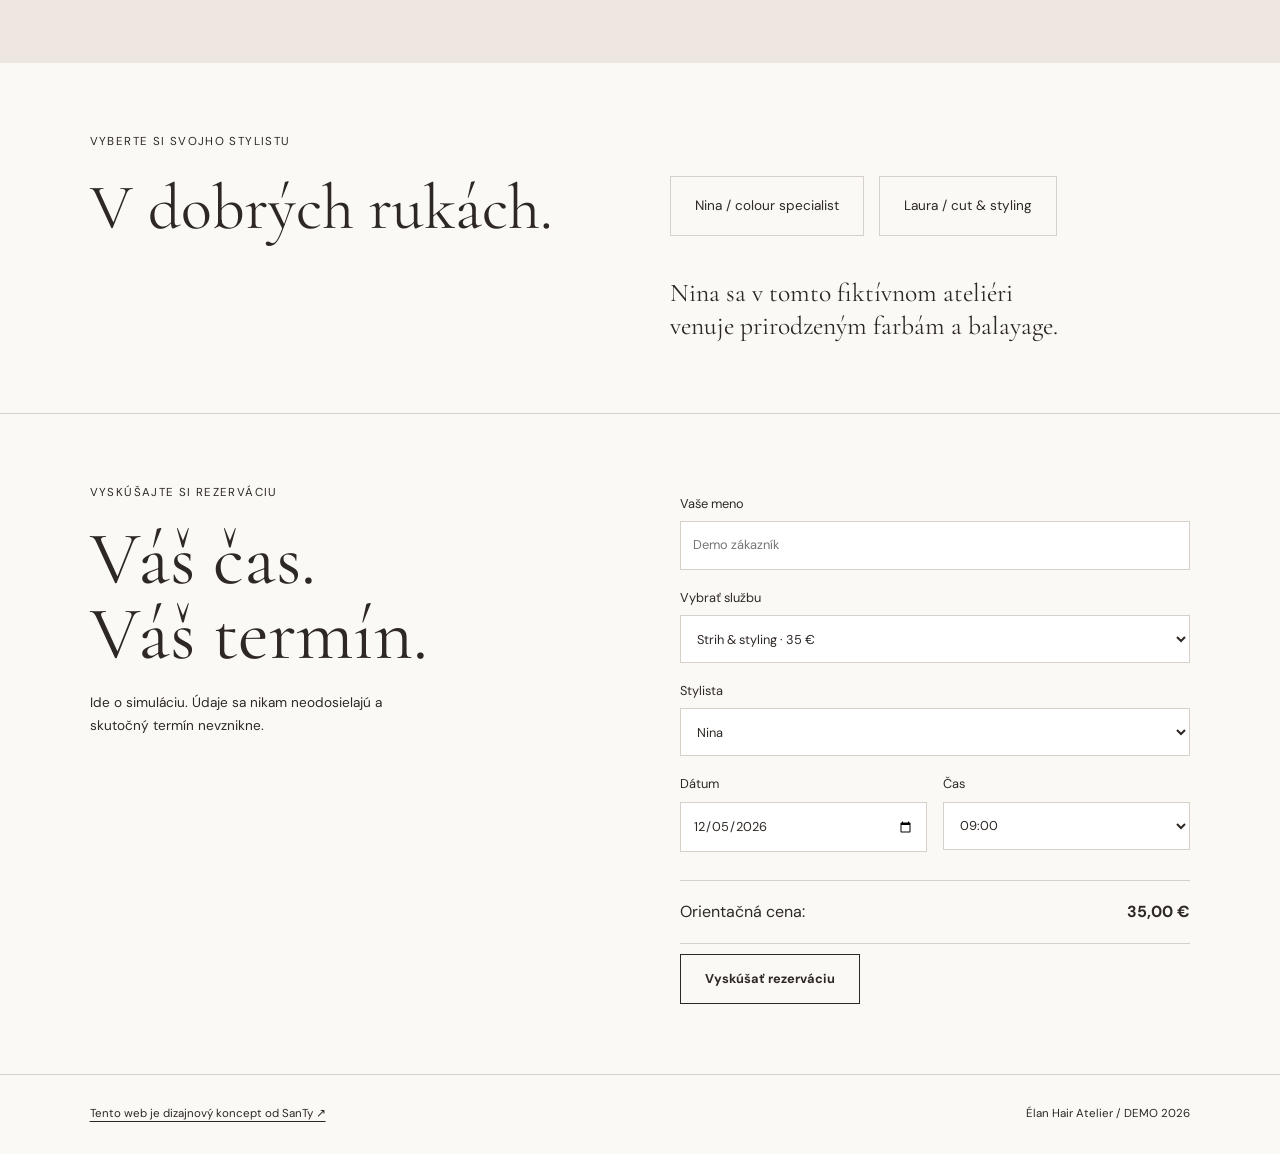
<file: demos/salon/index.html>
<!doctype html><html lang="sk"><head><meta charset="utf-8"/><meta content="width=device-width,initial-scale=1" name="viewport"/><meta content="ÉLAN / hair atelier | Fiktívne demo SanTy – profesionálny responzívny web od SanTy Web Studio." name="description"/><meta content="#111412" name="theme-color"/><title>Élan Hair Atelier | Fiktívne demo SanTy</title><link href="../../assets/favicon.svg" rel="icon"/><link href="../../assets/demo-core.css?v=3" rel="stylesheet"/><link href="style.css?v=3" rel="stylesheet"/><script defer="" src="../../assets/app.js?v=3"></script><script defer="" src="../../assets/demo-interactions.js?v=3"></script></head><body class="elan"><a class="skip" href="#main">Preskočiť na obsah</a><div class="demo-bar"><a href="../../index.html#portfolio">← SanTy / späť na ukážky</a><span>Fiktívny projekt. Rezervácie a nákupy sú simulované.</span></div><header class="site-header"><a class="brand" href="./">HAIR ATELIER</a><button class="menu-toggle" aria-expanded="false" aria-controls="nav"><span>Menu</span><b aria-hidden="true">☰</b></button><nav id="nav"><a href="#main">01. Prístup</a><a href="#sluzby">02. Starostlivosť</a><a href="#stylisti">03. Ľudia</a><a href="#rezervacia">04. Termín</a></nav><span class="atelier-issue">VOLUME 01 / 2026</span></header><main id="main"><section class="atelier-cover"><div class="atelier-masthead"><h1>élan<span>hair atelier</span></h1><p>VLASY NIE SÚ DETAIL.<br>SÚ SÚČASŤ VÁS.</p></div><div class="atelier-spread"><div class="atelier-margin"><span>INDIVIDUALITA / TEXTÚRA / TVAR</span><p>Strih, ktorý žije<br>s vami.</p></div><div class="atelier-photo"><img id="lookbook-photo" src="../../assets/salon-editorial.jpg" alt="Prirodzený vlasový styling"><span>THE EVERYDAY EDIT</span></div><div class="atelier-caption"><p>Dobrý strih si rozumie s vaším životom. Aj v pondelok ráno.</p><a href="#rezervacia">Objednať konzultáciu ↗</a><div class="lookbook-tabs"><button data-look="../../assets/salon-editorial.jpg" data-alt="Prirodzený vlasový styling" aria-pressed="true">01 / Look</button><button data-look="../../assets/hair.jpg" data-alt="Pokojný interiér ateliéru" aria-pressed="false">02 / Atelier</button></div></div></div></section><section class="atelier-services" id="sluzby"><div class="eyebrow">HAIR / COLOUR / CARE</div><h2>Malá zmena. Veľký pocit.</h2><div class="services"><article><span>01</span><h3>Strih &amp; styling</h3><p>Konzultácia, umytie, strih a finálna úprava.</p><strong>35 €</strong><a class="service-link" href="#rezervacia">Vybrať termín</a></article><article><span>02</span><h3>Farbenie</h3><p>Farba prispôsobená vášmu štýlu. Ukážková cena od.</p><strong>65 €</strong><a class="service-link" href="#rezervacia">Vybrať termín</a></article><article><span>03</span><h3>Balayage</h3><p>Jemné prechody a prirodzené presvetlenie. Cena od.</p><strong>110 €</strong><a class="service-link" href="#rezervacia">Vybrať termín</a></article></div></section><section class="atelier-team" id="stylisti"><div class="eyebrow">VYBERTE SI SVOJHO STYLISTU</div><h2>V dobrých rukách.</h2><div class="stylist-buttons"><button class="active" data-stylist="Nina">Nina / colour specialist</button><button data-stylist="Laura">Laura / cut &amp; styling</button></div><p id="stylist-description">Nina sa v tomto fiktívnom ateliéri venuje prirodzeným farbám a balayage.</p></section><section class="atelier-booking" id="rezervacia"><div><div class="eyebrow">VYSKÚŠAJTE SI REZERVÁCIU</div><h2>Váš čas.<br/>Váš termín.</h2><p>Ide o simuláciu. Údaje sa nikam neodosielajú a skutočný termín nevznikne.</p></div><form class="booking-form"><label>Vaše meno<input autocomplete="off" maxlength="100" name="name" placeholder="Demo zákazník" required=""/></label><label>Vybrať službu<select name="service"><option value="Strih &amp; styling|35">Strih &amp; styling · 35 €</option><option value="Farbenie|65">Farbenie · 65 €</option><option value="Balayage|110">Balayage · 110 €</option></select></label><label>Stylista<select name="stylist"><option>Nina</option><option>Laura</option></select></label><div class="form-row"><label>Dátum<input name="date" required="" type="date"/></label><label>Čas<select name="time"><option>09:00</option><option>10:30</option><option>12:00</option><option>14:00</option><option>16:00</option></select></label></div><div class="booking-total">Orientačná cena: <strong class="total"></strong></div><button class="button" type="submit">Vyskúšať rezerváciu</button><p class="status" role="status"></p></form></section></main><footer><a href="../../index.html#portfolio">Tento web je dizajnový koncept od SanTy ↗</a><span>Élan Hair Atelier / DEMO 2026</span></footer></body></html>
</file>
<file: assets/style.css>
:root{--bg:#111412;--surface:#1b1f1c;--ink:#f3f4ef;--muted:#a4aaa2;--accent:#c5f75d;--border:#353a34;--serif:Georgia,'Times New Roman',serif}*{box-sizing:border-box}html{scroll-behavior:smooth;scroll-padding-top:100px}body{margin:0;background:var(--bg);color:var(--ink);font:16px/1.6 Arial,Helvetica,sans-serif}a{color:inherit;text-decoration:none}button,input,textarea,select{font:inherit}button,a,input,select,textarea,summary{-webkit-tap-highlight-color:transparent}button{cursor:pointer}button:disabled{cursor:default;opacity:.5}img{max-width:100%;display:block}h1,h2,h3,p{margin-top:0}h1,h2,h3{line-height:1.07;letter-spacing:-.045em}h1{font-size:clamp(3.1rem,7.7vw,8rem);font-weight:500}h2{font-size:clamp(2.4rem,4.5vw,4.7rem);font-weight:500}h3{font-size:1.7rem;font-weight:500}em{font-style:normal;color:var(--accent)}p{color:var(--muted)}:focus-visible{outline:3px solid var(--accent);outline-offset:5px}header{max-width:1440px;margin:auto;padding:30px 5%;display:flex;align-items:center;justify-content:space-between;gap:30px;border-bottom:1px solid var(--border)}.brand{font-size:2rem;font-weight:800;letter-spacing:-.07em;white-space:nowrap}.brand span{color:var(--accent);font-size:1rem;vertical-align:top;margin-left:3px}.brand small{display:block;font-size:.7rem;letter-spacing:.23em;margin-top:-8px}nav{display:flex;align-items:center;gap:34px;font-size:.9rem}nav a:hover{color:var(--accent)}.nav-cta{border:1px solid var(--border);border-radius:99px;padding:12px 20px}.menu-toggle{display:none;color:var(--ink);background:transparent;border:1px solid var(--border);padding:8px 18px;border-radius:50px}main>section{max-width:1440px;margin:auto;padding:100px 5%}.eyebrow{font-size:.8rem;letter-spacing:.13em;font-weight:600;margin-bottom:25px;color:var(--muted)}.hero{position:relative}.studio-hero{padding-top:70px;padding-bottom:70px;overflow:hidden}.studio-hero h1{position:relative;z-index:1;margin-bottom:45px}.studio-hero h1 em{font-family:var(--serif);font-style:italic;font-size:.92em}.hero-bottom{display:flex;align-items:center;justify-content:space-between;max-width:950px;gap:25px}.hero-bottom p{margin:0}.button{display:inline-flex;justify-content:center;align-items:center;gap:10px;background:var(--accent);color:var(--bg);border:1px solid var(--accent);border-radius:99px;padding:15px 25px;font-weight:600;font-size:.95rem;transition:transform .2s,background .2s;min-height:50px}.button:hover{transform:translateY(-3px)}.secondary{background:transparent;color:var(--ink);border-color:var(--border)}.hero-index{position:absolute;right:6%;top:90px;color:var(--accent);font-size:4rem;letter-spacing:-.07em;border-top:1px solid var(--accent);padding-top:15px}.hero-index span{display:block;font-size:.65rem;letter-spacing:.12em;color:var(--muted)}.ticker{border-block:1px solid var(--border);overflow:hidden;padding:23px 0;font-size:1.4rem;letter-spacing:.07em;color:var(--accent);white-space:nowrap}.ticker span{display:inline-block;animation:ticker 30s linear infinite}@keyframes ticker{to{transform:translateX(-35%)}}.section-top{display:flex;justify-content:space-between;align-items:flex-end;gap:30px;margin-bottom:45px}.section-top h2{margin-bottom:0}.section-top>p{max-width:360px;margin-bottom:0}.projects{display:grid;grid-template-columns:1fr 1fr;gap:55px 30px}.project{min-width:0}.project-image{position:relative;height:320px;overflow:hidden;background:var(--surface);border-radius:8px}.project-image img{width:100%;height:100%;object-fit:cover;transition:transform .6s,filter .6s;filter:brightness(.72)}.project:hover .project-image img{transform:scale(1.05);filter:brightness(.95)}.project-image b{position:absolute;bottom:15px;left:25px;font-size:4rem;font-weight:500;letter-spacing:-.06em;color:white}.tag{position:absolute;top:20px;left:20px;border:1px solid #ffffff70;padding:6px 12px;border-radius:50px;font-size:.7rem;background:#1118;color:white;letter-spacing:.05em}.project-caption{display:flex;align-items:center;justify-content:space-between;gap:15px;padding-top:20px}.project-caption small{color:var(--muted)}.project-caption h3{margin:7px 0 10px}.project-caption p{margin-bottom:0;font-size:.9rem}.pill{border:1px solid var(--border);border-radius:99px;padding:9px 15px;white-space:nowrap;font-size:.8rem}.project-cta{border:1px solid var(--border);border-radius:8px;padding:40px;display:flex;flex-direction:column;align-items:flex-start;justify-content:center}.project-cta h3{font-size:3.5rem;margin-bottom:30px}.services,.prices{display:grid;grid-template-columns:repeat(3,1fr);gap:20px}.services article{border-top:1px solid var(--border);padding:30px 0}.services article>span{color:var(--accent);font-size:.8rem;display:block;margin-bottom:40px}.services h3{margin-bottom:18px}.services p{max-width:320px}.prices article{border:1px solid var(--border);padding:35px 28px;border-radius:10px;display:flex;flex-direction:column}.prices small{font-size:.7rem;color:var(--muted);letter-spacing:.08em;min-height:40px}.prices h3{font-size:2.2rem}.price{font-size:2.8rem;letter-spacing:-.04em;margin-bottom:20px}.prices ul{padding-left:20px;color:var(--muted);margin-bottom:30px;flex:1}.prices li{margin-bottom:10px}.prices .featured{background:var(--accent);color:var(--bg);border-color:var(--accent)}.featured p,.featured small,.featured ul{color:#334120}.featured .button{background:var(--bg);color:var(--accent)}.fine{font-size:.8rem;margin-top:20px}.contact,.booking,.calculator{display:grid;grid-template-columns:1fr 1fr;gap:80px;border-top:1px solid var(--border)}.contact>div>p,.booking>div>p{max-width:420px}.contact h2 em{font-family:var(--serif);font-style:italic}.contact form,.booking form{display:grid;gap:20px}label{display:grid;gap:8px;font-size:.9rem}input,textarea,select{width:100%;background:var(--surface);border:1px solid var(--border);border-radius:6px;color:var(--ink);padding:14px;min-height:49px}select option{background:var(--surface);color:var(--ink)}textarea{resize:vertical;min-height:130px}.form-actions{display:flex;gap:10px;flex-wrap:wrap}.status{margin:0;color:var(--accent);font-size:.95rem}.status:not(:empty){padding:15px;border:1px solid var(--border);border-radius:6px}.contact-note{font-size:1.1rem}.contact-note a{display:block;margin:8px 0}footer{max-width:1440px;margin:auto;border-top:1px solid var(--border);padding:35px 5%;display:flex;align-items:center;justify-content:space-between;gap:30px}footer p{margin:0}footer small{color:var(--muted);font-size:.75rem}.skip{position:fixed;top:-100px;left:20px;z-index:99;background:var(--accent);color:var(--bg);padding:15px}.skip:focus{top:10px}.demo-bar{background:#c5f75d;color:#111412;padding:10px 5%;font-size:.75rem;display:flex;justify-content:space-between;gap:20px}.demo-bar a{font-weight:700}.demo header .brand{font-size:1.6rem}.demo-hero{display:grid;grid-template-columns:1fr 1fr;gap:45px;padding-top:65px;padding-bottom:65px;align-items:center}.demo-hero h1{font-size:clamp(3.5rem,6vw,6.5rem)}.demo-hero p{max-width:440px;margin-bottom:35px}.hero-photo{height:540px;position:relative;overflow:hidden}.hero-photo img{width:100%;height:100%;object-fit:cover}.image-caption{position:absolute;bottom:20px;left:20px;color:white;font-size:.7rem;letter-spacing:.12em;background:#0008;padding:8px}.facts{max-width:1440px;margin:auto;display:flex;justify-content:space-between;padding:25px 5%;border-block:1px solid var(--border);color:var(--muted);font-size:.8rem;letter-spacing:.1em}.garage{--accent:#ff6433;--bg:#131516;--surface:#202427;--border:#363b3e}.garage h1,.garage h2{text-transform:uppercase;font-weight:800;letter-spacing:-.05em}.garage .button{border-radius:4px}.garage .hero-photo{border-radius:4px}.check{display:flex;align-items:center;gap:15px;padding:20px 0;border-bottom:1px solid var(--border);font-size:1rem}.check input{width:22px;min-height:22px;accent-color:var(--accent)}.check b{margin-left:auto}.estimate{display:flex;justify-content:space-between;gap:20px;font-size:1.4rem;padding:25px 0}.estimate strong{color:var(--accent);font-size:2rem}.form-row{display:grid;grid-template-columns:1fr 1fr;gap:15px}.booking-total{color:var(--muted)}.booking-total strong{color:var(--accent)}.restaurant{--bg:#f9f3e7;--ink:#392f23;--muted:#796b5c;--surface:#fffaf1;--border:#d9cbb6;--accent:#9e3d26}.restaurant h1,.restaurant h2,.salon h1,.salon h2{font-family:var(--serif)}.restaurant em,.salon em{font-style:italic}.restaurant .hero-photo{border-radius:250px 250px 6px 6px}.restaurant .button,.salon .button{color:#fff}.restaurant .secondary,.salon .secondary{color:var(--ink)}.filters{display:flex;gap:10px;flex-wrap:wrap;margin:30px 0}.filters button,.stylist-buttons button{padding:10px 20px;border:1px solid var(--border);border-radius:30px;background:transparent;color:var(--ink);font-size:.9rem}.filters .active,.stylist-buttons .active{background:var(--accent);color:var(--bg);border-color:var(--accent)}.menu-items{display:grid;grid-template-columns:1fr 1fr;gap:15px 45px}.menu-items article{display:flex;justify-content:space-between;gap:20px;border-bottom:1px solid var(--border);padding:25px 0}.menu-items h3{font-family:var(--serif)}.menu-items p{font-size:.9rem;max-width:380px;margin-bottom:0}.menu-items strong{white-space:nowrap;color:var(--accent)}.quote{text-align:center;background:var(--surface)}.quote p{max-width:600px;margin:25px auto}.salon{--bg:#eee7e4;--ink:#342c32;--muted:#74666e;--surface:#f8f3f0;--border:#cdbfca;--accent:#88516e}.salon .hero-photo{border-radius:45% 45% 2px 2px}.salon .hero-photo img{filter:brightness(1.25)}.stylist-buttons{display:flex;gap:15px;justify-content:center;flex-wrap:wrap}.barber{--bg:#15130f;--surface:#211d17;--ink:#f4ead9;--muted:#aaa08f;--border:#3e3425;--accent:#d5ad6f}.barber h1,.barber h2{font-family:var(--serif)}.barber h1 em{font-style:italic}.barber .button{border-radius:3px}.barber .hero-photo{border:1px solid var(--accent);padding:10px}.barber .hero-photo img{filter:brightness(.7)}details{border-bottom:1px solid var(--border);padding:22px 0}summary{cursor:pointer;font-size:1.1rem}details p{padding-top:20px;margin-bottom:0}.shop{--bg:#eef1f4;--ink:#152231;--muted:#637185;--surface:#fff;--border:#ced6df;--accent:#2857eb}.shop .button{border-radius:8px;color:white}.shop .secondary{color:var(--ink)}.shop .demo-hero h1{font-weight:800}.shop .hero-photo{border-radius:8px}.product-grid{display:grid;grid-template-columns:repeat(3,1fr);gap:20px}.product{background:var(--surface);border-radius:10px;padding:25px;border:1px solid var(--border)}.product-number{height:140px;margin:-25px -25px 25px;padding:25px;background:#dbe3f3;border-radius:10px 10px 0 0;font-size:1.7rem;letter-spacing:-.03em;font-weight:700;color:var(--accent);display:flex;flex-direction:column;justify-content:space-between}.product-number span{font-size:.7rem;letter-spacing:.12em}.product h3{font-size:1.4rem}.product p{min-height:50px;font-size:.9rem}.product-bottom{display:flex;justify-content:space-between;gap:10px;align-items:center}.product-bottom strong{font-size:1.5rem;white-space:nowrap}.product-bottom .button{padding:10px 15px;font-size:.85rem}.search-label{max-width:500px}dialog{width:min(600px,92vw);max-height:85vh;overflow-y:auto;color:var(--ink);background:var(--surface);padding:40px;border:1px solid var(--border);border-radius:12px}dialog::backdrop{background:#000a;backdrop-filter:blur(5px)}.dialog-close{position:absolute;right:15px;top:12px;font-size:2rem;background:none;color:var(--ink);border:none}.cart-row{display:grid;grid-template-columns:1fr auto;gap:10px;border-bottom:1px solid var(--border);padding:18px 0}.cart-controls{display:flex;gap:10px;align-items:center}.cart-controls button{background:var(--bg);border:1px solid var(--border);color:var(--ink);padding:5px 10px;border-radius:4px}.cart-controls .remove{font-size:.75rem}.fade-ready{opacity:0;transform:translateY(20px);transition:opacity .65s,transform .65s}.fade-ready.visible{opacity:1;transform:none}[hidden]{display:none!important}
@media(min-width:1600px){.studio-hero{min-height:760px}}@media(max-width:1000px){.hero-index{display:none}.contact,.booking,.calculator{gap:40px}.prices article{padding:25px 20px}.project-image{height:270px}.project-caption{align-items:flex-start;flex-direction:column}.demo-hero{gap:25px}.hero-photo{height:430px}.product-grid{grid-template-columns:1fr 1fr}nav{gap:20px}}
@media(max-width:720px){header{padding:22px 6%;flex-wrap:wrap;gap:18px}.menu-toggle{display:block}nav{display:none;flex-basis:100%;flex-direction:column;align-items:stretch;gap:0}nav.open{display:flex}nav a{padding:13px 0}.nav-cta{padding:12px 20px;margin-top:10px;text-align:center}main>section{padding:65px 6%}.studio-hero{padding-top:55px}.studio-hero h1{font-size:clamp(2.9rem,10vw,5rem)}.eyebrow{font-size:.7rem}.hero-bottom,.section-top{align-items:flex-start;flex-direction:column;gap:25px}.hero-bottom p br,.section-top p br{display:none}.section-top{margin-bottom:35px}.projects,.services,.prices,.contact,.booking,.calculator,.demo-hero,.menu-items{grid-template-columns:1fr}.project-image{height:280px}.project-caption{flex-direction:row;align-items:center}.project-caption h3{font-size:1.5rem}.project-caption p{font-size:.8rem}.pill{font-size:.7rem;padding:8px 10px}.project-cta{min-height:300px}.project-cta h3{font-size:3rem}.services article>span{margin-bottom:22px}.contact,.booking{gap:30px}.prices .featured{order:-1}footer{flex-wrap:wrap;gap:15px;padding:30px 6%}footer p,footer small{flex-basis:100%}.demo-bar{flex-direction:column;gap:3px;padding:10px 6%;font-size:.7rem}.demo header .brand{font-size:1.35rem}.demo-hero h1{font-size:3.4rem}.hero-photo{height:360px}.facts{flex-wrap:wrap;gap:15px;font-size:.65rem}.product-grid{grid-template-columns:1fr}.product p{min-height:auto}.product-number{height:110px}.shop .section-top{align-items:stretch}.shop .section-top .button{align-self:flex-start}.form-row{grid-template-columns:1fr 1fr}.ticker{font-size:1rem}.quote h2{font-size:2.5rem}dialog{padding:30px 22px}.cart-row{grid-template-columns:1fr}.cart-controls{flex-wrap:wrap}.booking h2{margin-bottom:20px}}
@media(prefers-reduced-motion:reduce){html{scroll-behavior:auto}*,*::before,*::after{animation:none!important;transition:none!important}.fade-ready{opacity:1;transform:none}}
</file>
<file: assets/design.css>
@font-face{font-family:DM;src:url(fonts/dm-regular-ext.woff2) format('woff2');font-weight:400;font-style:normal;font-display:swap;unicode-range:U+0100-024F,U+1E00-1EFF;}
@font-face{font-family:DM;src:url(fonts/dm-bold-ext.woff2) format('woff2');font-weight:700;font-style:normal;font-display:swap;unicode-range:U+0100-024F,U+1E00-1EFF;}
@font-face{font-family:Cormorant;src:url(fonts/cormorant-ext.woff2) format('woff2');font-weight:400;font-style:normal;font-display:swap;unicode-range:U+0100-024F,U+1E00-1EFF;}
@font-face{font-family:Cormorant;src:url(fonts/cormorant-italic-ext.woff2) format('woff2');font-weight:400;font-style:italic;font-display:swap;unicode-range:U+0100-024F,U+1E00-1EFF;}
@font-face{font-family:DM;src:url(fonts/dm-regular.woff2) format('woff2');font-weight:400;font-display:swap}@font-face{font-family:DM;src:url(fonts/dm-bold.woff2) format('woff2');font-weight:700;font-display:swap}@font-face{font-family:Cormorant;src:url(fonts/cormorant.woff2) format('woff2');font-weight:400;font-display:swap}@font-face{font-family:Cormorant;src:url(fonts/cormorant-italic.woff2) format('woff2');font-style:italic;font-weight:400;font-display:swap}
body{font-family:DM,Arial,sans-serif;--serif:Cormorant,Georgia,serif}h1,h2,h3{letter-spacing:-.045em}p{line-height:1.65}header.site-header{position:sticky;top:16px;z-index:20;max-width:calc(1440px - 80px);width:calc(100% - 60px);padding:16px 24px;margin:16px auto 0;min-height:78px;border:1px solid var(--border);border-radius:18px;background:var(--bg);box-shadow:0 8px 30px #00000008;transition:box-shadow .3s,background .3s}.site-header.scrolled{box-shadow:0 10px 40px #0002}.brand{font-family:DM,sans-serif;line-height:1;letter-spacing:-.075em;font-size:2.3rem;display:block}.brand-dot{color:var(--accent);font-size:1em!important;margin:0!important}.brand small{font-size:.62rem;letter-spacing:.16em;margin:8px 0 0;font-weight:400}.site-header nav{gap:6px}.site-header nav>a{font-size:.85rem;padding:12px 18px;border-radius:10px;transition:background .2s,color .2s}.site-header nav>a:hover,.site-header nav>a.current{background:var(--surface);color:var(--ink)}.site-header .nav-cta{background:var(--accent);color:var(--bg);border:0;margin-left:12px;border-radius:10px}.site-header .nav-cta:hover{background:var(--ink);color:var(--bg)}.menu-lines{display:inline-flex;flex-direction:column;gap:5px;margin-left:10px;vertical-align:middle}.menu-lines i{display:block;width:20px;height:1px;background:currentColor;transition:transform .25s}.menu-toggle[aria-expanded=true] .menu-lines i:first-child{transform:translateY(3px) rotate(45deg)}.menu-toggle[aria-expanded=true] .menu-lines i:last-child{transform:translateY(-3px) rotate(-45deg)}.button{border-radius:10px;padding:15px 24px;font-size:.9rem;letter-spacing:-.015em;box-shadow:none;position:relative}.button:hover{transform:translateY(-2px);box-shadow:0 6px 14px #00000012}.text-link{font-weight:700;font-size:.9rem;text-decoration:underline;text-decoration-thickness:1px;text-underline-offset:6px}.eyebrow{font-size:.75rem;letter-spacing:.12em;font-weight:400}.studio{--bg:#f6f4ef;--surface:#eae7df;--ink:#20251f;--muted:#697166;--accent:#345540;--border:#d8ddd3}.studio main>section{padding:100px 6%}.studio .studio-hero{display:grid;grid-template-columns:1fr 1fr;gap:7%;align-items:center;padding-top:74px;padding-bottom:85px;min-height:670px;overflow:visible}.studio-hero .eyebrow{display:flex;align-items:center;gap:10px}.little-star{color:#a16040;font-size:1.7rem;line-height:1}.studio-hero h1{font-family:DM,sans-serif;font-weight:400;font-size:clamp(4rem,7vw,7.2rem);line-height:.96;letter-spacing:-.075em;margin-bottom:30px}.studio-hero h1 em{font-family:Cormorant,serif;font-style:italic;letter-spacing:-.065em;font-size:1.28em;line-height:.85;font-weight:400}.studio-hero .hero-copy>p{max-width:440px;font-size:1.05rem;margin-bottom:30px}.hero-actions{display:flex;align-items:center;gap:22px;flex-wrap:wrap}.signature-line{margin-top:40px;display:flex;gap:25px;align-items:center}.signature{font-family:Cormorant,serif;font-style:italic;font-size:2.8rem;color:var(--ink);letter-spacing:-.08em}.signature-line p{font-size:.75rem;line-height:1.5;padding-left:22px;border-left:1px solid var(--border);margin:0}.studio-art{position:relative;height:540px;perspective:1200px}.art-card{position:absolute;overflow:hidden;box-shadow:0 16px 40px #211b1320;transition:transform .7s}.art-main{left:0;top:10px;width:86%;height:440px;border:10px solid #fefcf8;transform:rotate(4deg);border-radius:5px}.art-main img{width:100%;height:100%;object-fit:cover;filter:brightness(.75)}.art-title{position:absolute;top:32px;left:24px;color:#fff;line-height:1;font-family:Cormorant,serif;font-size:4.5rem;letter-spacing:-.04em}.art-title small{display:block;font-family:DM,sans-serif;font-size:.7rem;letter-spacing:.3em;margin:10px 0}.art-label{position:absolute;bottom:18px;left:24px;color:#fff;font-size:.62rem;letter-spacing:.14em}.art-front{right:-10px;bottom:0;width:50%;height:290px;transform:rotate(-7deg);border:8px solid #fff;border-radius:5px}.art-front img{width:100%;height:100%;object-fit:cover;filter:brightness(.66)}.art-front>span{position:absolute;bottom:25px;left:20px;color:white;font-size:2.8rem;line-height:1;font-weight:700;letter-spacing:-.07em}.art-tiny{display:block;font-size:.65rem;letter-spacing:.2em;margin-top:10px}.art-stamp{position:absolute;left:-30px;bottom:0;background:#d8e4cd;border-radius:50%;width:155px;height:155px;display:flex;justify-content:center;align-items:center;flex-direction:column;font-size:.8rem;line-height:1.5;transform:rotate(-13deg);box-shadow:0 8px 30px #0001}.art-stamp b{font-weight:700}.art-stamp>span{font-size:2.2rem;margin-top:2px;color:var(--accent)}.studio-art:hover .art-main{transform:rotate(1deg) translateY(-5px)}.studio-art:hover .art-front{transform:rotate(-3deg) translateY(-10px)}.studio-divider{max-width:1440px;margin:auto;padding:22px 6%;display:flex;align-items:center;justify-content:space-between;border-block:1px solid var(--border);font-size:.8rem;color:var(--muted)}.studio-divider i{font-style:normal;color:#a16040;font-size:1.25rem}.studio h2{font-family:DM,sans-serif;font-size:clamp(2.6rem,4.1vw,4.4rem);font-weight:400;line-height:1.04;letter-spacing:-.06em}.studio h2 em{font-family:Cormorant,serif;font-size:1.18em;font-style:italic}.studio .section-top>p{font-size:.95rem}.studio .projects{gap:60px 34px}.project-image{height:370px;border-radius:8px;isolation:isolate}.project-image img{filter:brightness(.85);transition:transform .9s cubic-bezier(.2,.7,.2,1),filter .7s}.preview-wordmark{position:absolute;left:30px;bottom:25px;color:white;font-family:Cormorant,serif;font-size:2.9rem;line-height:1}.preview-wordmark small{display:block;font-family:DM,sans-serif;letter-spacing:.14em;text-transform:uppercase;font-size:.65rem;margin-top:12px}.project.autoservis .preview-wordmark,.project.autodoplnky .preview-wordmark{font-family:DM,sans-serif;font-weight:700;font-size:2.2rem}.project.barber .preview-wordmark{font-family:DM,sans-serif;font-weight:700;font-size:3rem;text-transform:uppercase}.project.salon .preview-wordmark{color:#3e3027}.project.salon img{filter:brightness(1)}.project-open{position:absolute;top:20px;right:20px;border-radius:6px;background:#fff;padding:8px 13px;font-size:.75rem;color:#20251f;opacity:0;transform:translateY(5px);transition:.2s}.project:hover .project-open,.project:focus-visible .project-open{opacity:1;transform:none}.project-caption{align-items:flex-start;padding-top:22px}.project-caption small{font-size:.72rem;letter-spacing:.04em}.project-caption h3{font-family:DM,sans-serif;font-size:1.35rem;letter-spacing:-.035em;margin:9px 0}.project-caption p{font-size:.78rem}.project-mark{font-size:2rem;color:var(--accent);transition:transform .5s}.project:hover .project-mark{transform:rotate(90deg)}.project-cta{background:#dce4d5;position:relative;overflow:hidden;border:0;padding:42px}.project-cta h3{font-family:Cormorant,serif;font-size:3.6rem;line-height:.97;letter-spacing:-.06em;position:relative;z-index:1;margin:0 0 25px}.project-cta p{font-size:.9rem}.project-cta .button{position:relative;z-index:1}.cta-flower{position:absolute;font-size:19rem;line-height:1;right:-100px;bottom:-110px;color:#bed0b2;transform:rotate(8deg)}.studio .process-section{display:grid;grid-template-columns:1fr 1.15fr;gap:10%;background:#eae7df;border-radius:16px;max-width:calc(1440px - 60px);width:calc(100% - 60px);padding:75px 5%}.process-intro>p{max-width:320px;font-size:.9rem}.process-list article{border-bottom:1px solid #c7cbbf;padding:28px 0;display:flex;align-items:flex-start;gap:25px}.process-list article:first-child{padding-top:0}.process-list article>span{font-size:.72rem;color:#697166;padding-top:7px}.process-list h3{font-family:DM;font-size:1.4rem;margin-bottom:13px;line-height:1.15}.process-list p{font-size:.88rem;margin-bottom:0}.studio .prices{gap:0;border:1px solid var(--border);border-radius:10px;overflow:hidden}.studio .prices article{border:0;border-radius:0;padding:36px}.studio .prices article+article{border-left:1px solid var(--border)}.studio .prices .featured{background:#e6ecdF;color:var(--ink)}.studio .featured p,.studio .featured small,.studio .featured ul{color:var(--muted)}.studio .prices h3{font-size:1.8rem;margin-bottom:25px}.studio .price{font-size:3.1rem;display:flex;align-items:baseline;gap:8px}.studio .price small{font-size:.75rem;order:-1;min-height:0}.studio .featured .button{background:var(--accent);color:#fff}.studio .prices ul{font-size:.88rem}.studio .contact{background:#263e2e;--bg:#263e2e;--surface:#344b3b;--ink:#f3f5ee;--muted:#bdcbb7;--accent:#dce8cf;--border:#4c6252;border:0;border-radius:16px;max-width:calc(1440px - 60px);width:calc(100% - 60px);padding:75px 5%;margin-bottom:60px;gap:12%}.studio .contact .signature{display:block;margin-top:40px;color:var(--ink)}.contact-note a{font-size:clamp(1.15rem,2vw,1.6rem);letter-spacing:-.025em;text-decoration:underline;text-underline-offset:7px}.contact textarea{min-height:125px}.contact input::placeholder,.contact textarea::placeholder{color:#b5c0b0}.studio footer{font-size:.8rem;border:0;flex-wrap:wrap;padding:35px 6% 50px}.studio footer small{flex-basis:100%;margin-top:0}.studio footer .brand{font-size:2.2rem}.studio footer p{font-size:.8rem}.studio footer>a[href^=mailto]{text-decoration:underline;text-underline-offset:5px}.demo-bar{background:transparent;color:var(--muted);border-bottom:1px solid var(--border);padding:8px 4%;font-size:.7rem}.demo header.site-header{margin-top:12px}.demo header .brand{font-size:1.25rem;letter-spacing:-.05em}.demo main>section{padding:85px 6%}.demo h1{font-weight:400;line-height:.94}.demo h2{font-size:clamp(2.5rem,4.5vw,4.4rem);font-weight:400}.demo-hero{position:relative}.demo-story{display:grid;grid-template-columns:1fr 1fr;gap:7%;align-items:center}.demo-story>img{height:520px;width:100%;object-fit:cover}.demo-story p{max-width:450px;font-size:.95rem}.service-link{display:inline-block;font-size:.8rem;border-bottom:1px solid var(--border);margin-top:15px}.demo .booking{gap:9%;padding-top:100px;padding-bottom:100px}.demo footer{font-size:.8rem}.demo footer .brand{font-size:2rem}.demo .services article>span{font-family:DM;font-size:.75rem}.demo .booking form{border:1px solid var(--border);padding:30px;border-radius:6px}.garage{--bg:#e7e7e3;--surface:#d8d9d5;--ink:#202323;--muted:#606765;--border:#bcc4bf;--accent:#cd4d23}.garage .site-header{border-radius:6px;background:#f4f4ef}.garage .button,.garage .site-header .nav-cta{color:white;border-radius:4px}.garage .secondary{color:var(--ink)}.garage .demo-hero{grid-template-columns:1.05fr 1fr;gap:5%;align-items:stretch;padding-top:60px;padding-bottom:40px}.garage .hero-copy{display:flex;flex-direction:column;align-items:flex-start;justify-content:center}.garage .demo-hero h1{font-size:clamp(3.4rem,6vw,6.3rem);font-weight:700;text-transform:none;letter-spacing:-.075em;line-height:.98}.garage .hero-photo{height:520px;border-radius:0}.garage .hero-photo img{object-position:center}.garage .eyebrow{font-family:DM;letter-spacing:.04em}.hero-meta{grid-column:1/-1;display:flex;justify-content:space-between;font-size:.7rem;border-top:1px solid var(--border);padding-top:22px;margin-top:0;letter-spacing:.08em}.garage .facts{background:#252b28;border:0;color:#d8dcd5;font-size:.75rem;padding:23px 6%}.garage #sluzby h2{text-transform:none;font-weight:700;font-size:3.2rem;max-width:600px;letter-spacing:-.055em}.garage .services{grid-template-columns:repeat(3,1fr);gap:0}.garage .services article{border:1px solid var(--border);padding:32px;margin-left:-1px}.garage .services article:first-child{margin:0}.garage .services article>span{margin-bottom:40px}.garage .services h3{font-weight:700;font-size:1.55rem}.garage .services strong{font-size:1.4rem;color:var(--accent);display:block}.garage-story{background:#d6d9d2}.garage-story h2{font-weight:700;text-transform:none;letter-spacing:-.06em}.garage-story img{height:430px}.garage #kalkulacka{background:#252b28;color:#f5f5ee;--ink:#f5f5ee;--muted:#aeb8ac;--border:#596157;--accent:#f0764e;--surface:#333b34}.garage #kalkulacka h2{text-transform:none;font-weight:700}.garage .booking h2{text-transform:none;font-weight:700}.garage .booking-form{background:#f4f4ef}.restaurant{--bg:#f8f5eb;--surface:#e9edde;--ink:#253e55;--muted:#737b73;--border:#d2dacd;--accent:#285da0}.restaurant .site-header{background:#f8f5eb;border-radius:60px;border:0;box-shadow:none}.restaurant .site-header nav>a{border-radius:50px}.restaurant header .brand{font-family:Cormorant;font-size:2rem;letter-spacing:-.025em}.restaurant .demo-hero{grid-template-columns:1fr 1.1fr;gap:4%;padding-top:70px;padding-bottom:80px;overflow:hidden}.restaurant .hero-copy{padding-left:2%;position:relative;z-index:2}.restaurant .hero-copy h1{font-size:clamp(4.4rem,7.4vw,8rem);line-height:.86;font-family:Cormorant;font-weight:400}.restaurant .hero-copy h1 em{color:var(--ink)}.restaurant .hero-copy>p{font-size:.95rem;max-width:370px}.restaurant .hero-photo{height:550px;border-radius:250px 250px 20px 20px;transform:rotate(3deg);transition:transform 1s}.restaurant .hero-photo img{object-position:60% center}.restaurant .hero-photo:hover{transform:rotate(0)}.restaurant-seal{position:absolute;bottom:75px;left:47%;width:150px;height:150px;border-radius:50%;border:1px solid #285da0;background:#f8f5eb;color:#285da0;display:flex;flex-direction:column;align-items:center;justify-content:center;line-height:1.1;font-size:.8rem;transform:rotate(-15deg);z-index:3}.restaurant-seal i{font-family:Cormorant;font-size:2.25rem;margin:5px 0}.restaurant-seal span{font-size:.55rem;letter-spacing:.12em}.restaurant h2{font-family:Cormorant;font-size:4.5rem;line-height:.95;letter-spacing:-.035em}.restaurant #menu{background:#e9edde}.restaurant #menu>.eyebrow,.restaurant #menu>h2{text-align:center}.restaurant .filters{justify-content:center}.restaurant .filters button{border-radius:40px;border:0;font-size:.88rem}.restaurant .filters .active{background:var(--accent);color:#fff}.restaurant .menu-items{margin-top:45px;gap:0 60px}.restaurant .menu-items article{padding:27px 0}.restaurant .menu-items h3{font-size:1.9rem;letter-spacing:-.025em;margin-bottom:8px}.restaurant .menu-items p{font-size:.85rem}.restaurant .menu-items strong{font-family:Cormorant;font-size:1.8rem;font-weight:400}.restaurant-story{text-align:left;background:transparent;gap:9%}.restaurant-story>img{border-radius:50% 50% 4px 4px;height:530px;object-position:center}.restaurant .button{border-radius:50px}.restaurant .booking{background:#253e55;color:#f8f5eb;--bg:#253e55;--surface:#34516a;--ink:#f8f5eb;--muted:#c4d1d7;--border:#5b7589;--accent:#d9e4cf}.restaurant .booking .button{color:#253e55}.salon{--bg:#f4eee7;--surface:#e5d8cb;--ink:#493f38;--muted:#8b7d72;--border:#d6c7bb;--accent:#846045}.salon .site-header{border-radius:0;border:0;background:#f4eee7;box-shadow:none}.salon header .brand{font-family:Cormorant;font-size:1.85rem;text-transform:lowercase}.salon .site-header nav>a{border-radius:0}.salon .demo-hero{padding-top:40px;padding-bottom:40px;grid-template-columns:.9fr 1.1fr;gap:5%;min-height:730px;align-items:center}.salon .hero-photo{height:680px;border-radius:0;width:100%;position:relative}.salon .hero-photo img{filter:none;object-position:center 40%}.salon .hero-copy{position:relative;z-index:3}.salon .hero-copy h1{font-family:Cormorant;font-size:clamp(4.6rem,7.5vw,8.4rem);line-height:.86;letter-spacing:-.055em}.salon .hero-copy h1 em{color:var(--ink)}.salon .hero-copy p{max-width:350px;font-size:.93rem}.salon .button{border-radius:0;background:transparent;border-color:var(--ink);color:var(--ink);font-weight:400}.salon .button:hover{background:var(--ink);color:var(--bg)}.salon-word{position:absolute;right:11%;bottom:-42px;font-family:Cormorant;font-size:12rem;color:#f9f2e9;line-height:1;z-index:4;pointer-events:none;letter-spacing:-.05em}.salon-note{grid-column:1/-1;display:flex;font-size:.65rem;letter-spacing:.09em;padding-top:20px}.salon #sluzby{padding-top:140px}.salon #sluzby>h2{font-family:Cormorant;font-size:4.5rem}.salon .services{display:block;max-width:900px;margin:auto}.salon .services article{display:grid;grid-template-columns:40px 1fr 1.2fr 80px 120px;align-items:center;gap:22px;padding:25px 0;border-bottom:1px solid var(--border);border-top:0}.salon .services article>span,.salon .services article h3,.salon .services article p,.salon .services .service-link{margin:0}.salon .services h3{font-family:Cormorant;font-size:2rem}.salon .services p{font-size:.85rem}.salon .services strong{font-weight:400}.salon-story{background:#e5d8cb}.salon-story h2{font-family:Cormorant;font-size:4.5rem;line-height:.95}.salon-story>img{height:470px}.salon #stylisti{text-align:left;background:transparent}.salon #stylisti h2{font-family:Cormorant}.salon .stylist-buttons{justify-content:flex-start;gap:20px}.salon .stylist-buttons button{border-radius:0;padding:18px 24px;background:transparent;color:var(--ink)}.salon .stylist-buttons .active{background:var(--ink);color:var(--bg);border-color:var(--ink)}.salon #stylist-description{text-align:left;margin:20px 0}.salon .booking{background:var(--surface)}.salon .booking h2{font-family:Cormorant}.salon .booking-form{background:var(--bg);border:0}.shop{--bg:#f5f5f3;--surface:#fff;--ink:#1e2731;--muted:#7c858a;--border:#d9dfe0;--accent:#2664bd}.shop .site-header{border:0;border-radius:12px}.shop .site-header .nav-cta{background:transparent;color:var(--ink);border:1px solid var(--border)}.shop .demo-hero{grid-template-columns:1fr 1.12fr;gap:0;background:#e3e8ed;padding-top:0;padding-bottom:0;margin-top:30px;max-width:calc(1440px - 60px);width:calc(100% - 60px);border-radius:12px;overflow:hidden}.shop .hero-copy{padding:65px 30px 50px 0}.shop .demo-hero h1{font-size:clamp(3.3rem,4.4vw,5rem);font-weight:400;line-height:1.05;letter-spacing:-.06em}.shop .hero-copy p{font-size:.9rem;max-width:360px}.shop .hero-photo{height:480px;border-radius:0;margin-right:-9%;width:109%}.shop .hero-photo img{object-fit:cover;mix-blend-mode:multiply}.shop-benefits{grid-column:1/-1;display:flex;justify-content:space-around;background:#fff;padding:20px;font-size:.7rem;letter-spacing:.07em;border-top:1px solid var(--border);margin-inline:-7%}.shop #produkty{padding-top:70px}.shop #produkty h2{font-weight:400;font-size:3.2rem}.shop .section-top{margin-bottom:25px}.shop-intro{margin-bottom:25px}.shop .search-label{font-size:.78rem;max-width:100%;grid-template-columns:140px 1fr;align-items:center}.shop .search-label input{background:#fff;border-radius:8px}.shop .filters{gap:8px;margin:22px 0 32px}.shop .filters button{background:white;border-color:var(--border);border-radius:6px;font-size:.82rem}.shop .filters .active{background:var(--ink);color:white;border-color:var(--ink)}.product{padding:0 0 22px;border-radius:8px;border:0;box-shadow:0 1px 2px #0000000a;overflow:hidden}.product-visual{height:235px;position:relative;background:#e8ebec;margin-bottom:23px;overflow:hidden}.product-visual img{width:100%;height:100%;object-fit:cover;transition:transform .7s}.product:hover .product-visual img{transform:scale(1.06)}.product-category{position:absolute;top:15px;left:16px;color:#333;background:#ffffffcc;font-size:.6rem;padding:4px 7px;letter-spacing:.07em;border-radius:3px}.product>h3,.product>p,.product-bottom{margin-inline:22px}.product h3{font-size:1.2rem;font-weight:400}.product p{font-size:.8rem;min-height:45px}.product-bottom strong{font-weight:400;font-size:1.2rem}.product-bottom .button{background:#fff;border-radius:6px;font-size:.75rem;padding:9px 12px;min-height:42px}.crop-1 img{object-position:70% center}.crop-2 img{object-position:25% center}.crop-3 img{object-position:right}.crop-4 img{object-position:left}.crop-5 img{object-position:75% center}.product:nth-child(even) .product-visual{background:#e9e8e4}.shop dialog .button{background:var(--accent);color:#fff}.barber{--bg:#151515;--surface:#242424;--ink:#f2f0e9;--muted:#aaa9a4;--border:#44443f;--accent:#d8b581}.barber header.site-header{background:#151515;border:0;border-radius:0;box-shadow:none}.barber .site-header nav>a{border-radius:0}.barber .site-header .nav-cta{background:transparent;color:var(--ink);border:1px solid var(--ink)}.barber header .brand{font-size:1.35rem;letter-spacing:-.045em}.barber .demo-hero{display:block;padding:0!important;margin-top:35px;min-height:660px;overflow:hidden;max-width:calc(1440px - 80px);width:calc(100% - 60px)}.barber .hero-photo{position:absolute;inset:0;border:0;padding:0;height:100%;width:100%}.barber .hero-photo img{filter:brightness(.6);object-position:center 40%;transform:scale(1.02);transition:transform 5s}.barber .hero-photo:after{content:'';position:absolute;inset:0;background:linear-gradient(90deg,#000b,#0000 80%)}.barber .hero-copy{position:relative;z-index:2;padding:80px 6% 100px;max-width:900px}.barber .hero-copy .eyebrow{color:#d1c6b4}.barber .demo-hero h1{font-family:DM;font-weight:700;font-size:clamp(4.5rem,8vw,8.5rem);line-height:.88;letter-spacing:-.07em;margin-bottom:35px}.barber .demo-hero h1 em{font-style:normal;color:#d8b581}.barber .hero-copy>p{font-size:.9rem;max-width:340px;color:#d8d6ce}.barber .button{border-radius:0;padding:15px 28px;font-weight:400}.barber-hero-foot{position:absolute;bottom:24px;left:6%;right:6%;z-index:3;display:flex;justify-content:space-between;align-items:flex-end;font-size:.62rem;letter-spacing:.12em;color:#ddd}.barber h2{font-family:Cormorant;font-size:4.8rem;line-height:.95}.barber #sluzby>.eyebrow,.barber #sluzby>h2{text-align:center}.barber .services{display:block;max-width:920px;margin:50px auto 0}.barber .services article{display:grid;grid-template-columns:40px 1fr 1fr 70px 120px;gap:22px;align-items:center;border-bottom:1px solid var(--border);border-top:0;padding:25px 0}.barber .services article>*{margin:0!important}.barber .services h3{font-size:1.2rem;font-family:DM;font-weight:400}.barber .services p{font-size:.8rem}.barber .services strong{font-family:Cormorant;font-size:1.7rem;font-weight:400;color:var(--accent)}.barber-story{background:#242424}.barber-story img{filter:grayscale(1);height:530px}.barber-story h2 em{font-style:italic}.barber #faq{max-width:1000px}.barber #faq h2{font-family:Cormorant}.barber .booking{border-top:0;background:#d8b581;--bg:#d8b581;--surface:#e1c59e;--ink:#24231e;--muted:#66533d;--border:#b89769;--accent:#24231e;color:var(--ink)}.barber .booking-form{background:#e1c59e}.barber .booking .button{color:#f2e9dd}.barber .booking-total strong{color:var(--ink)}.barber footer .brand{color:#d8b581}.revealed-image img{animation:image-arrive 1.4s cubic-bezier(.2,.7,.2,1) both}@keyframes image-arrive{from{transform:scale(1.08);opacity:.45}to{transform:scale(1);opacity:1}}.hero-copy{animation:copy-arrive .8s ease both}@keyframes copy-arrive{from{opacity:0;transform:translateY(15px)}to{opacity:1;transform:translateY(0)}}.demo-story,.process-list article{transition:opacity .7s,transform .7s}.page-progress{position:fixed;top:0;left:0;height:3px;width:0;background:var(--accent);z-index:40;transition:width .08s linear}input,select,textarea{font-family:DM;font-size:.9rem}summary{font-size:1rem}.fine{font-size:.75rem}.status{font-size:.85rem}.form-actions #email-button{order:-1}.studio .contact #email-button{background:var(--accent);color:var(--bg);border-color:var(--accent)}.studio .contact button[type=submit]{background:transparent;color:var(--ink);border-color:var(--border)}
@media(max-width:1050px){.site-header nav>a{padding:12px 11px}.studio .studio-hero{gap:4%;min-height:600px}.studio-art{height:470px}.art-main{height:370px}.art-front{height:240px}.art-stamp{width:125px;height:125px;left:-15px;font-size:.7rem}.studio .project-image{height:310px}.studio .project-caption{flex-direction:row}.salon .services article,.barber .services article{grid-template-columns:30px 1fr 1fr 60px}.salon .service-link,.barber .service-link{grid-column:2}.salon-word{font-size:10rem;bottom:-25px}.restaurant-seal{left:42%;width:130px;height:130px}.studio .prices article{padding:30px 24px}.shop .hero-photo{height:450px}.studio .process-section{gap:6%}}
@media(max-width:760px){header.site-header{width:calc(100% - 28px);top:10px;margin-top:10px;padding:15px 18px;border-radius:12px;min-height:72px}.menu-toggle{display:block;border:0;font-size:.85rem;padding:10px 0}.site-header .brand{font-size:2rem}.site-header nav{display:none;flex-basis:100%;align-items:stretch;gap:4px;border-top:1px solid var(--border);padding-top:12px}.site-header nav.open{display:flex;animation:copy-arrive .25s ease}.site-header nav>a{font-size:1.25rem;font-weight:400;padding:13px 12px}.site-header .nav-cta{margin:6px 0 0;padding:14px 15px;font-size:1rem}.site-header .brand small{font-size:.55rem}.studio main>section{padding:65px 6%}.studio .studio-hero{grid-template-columns:1fr;gap:40px;padding-top:48px;padding-bottom:40px;min-height:0}.studio-hero h1{font-size:clamp(4.2rem,13vw,6rem)}.studio-hero .hero-copy>p{font-size:.95rem;max-width:350px}.studio-hero .eyebrow{font-size:.62rem;letter-spacing:.06em}.hero-actions{gap:20px}.hero-actions .text-link{font-size:.8rem}.signature-line{margin-top:25px}.studio-art{height:400px;width:92%;margin:0 auto}.art-main{height:325px;width:88%;border-width:7px}.art-front{height:225px;width:49%;right:-7px;border-width:6px}.art-title{font-size:3.7rem;top:22px;left:20px}.art-front>span{font-size:2rem;left:16px;bottom:22px}.art-stamp{width:105px;height:105px;left:-15px;bottom:8px;font-size:.58rem}.art-stamp>span{font-size:1.5rem}.studio-divider{flex-wrap:wrap;justify-content:center;gap:13px 20px;padding:20px 6%;font-size:.68rem}.studio-divider i:last-of-type,.studio-divider span:last-child{display:none}.studio h2{font-size:2.75rem;line-height:1.04}.studio .projects{gap:35px}.studio .project-image{height:310px}.preview-wordmark{font-size:2.5rem;left:24px;bottom:24px}.project-open{opacity:1;transform:none;font-size:.65rem;top:16px;right:16px;padding:7px 10px}.project-caption{gap:20px}.project-caption h3{font-size:1.2rem!important}.project-caption p{font-size:.75rem!important}.project-mark{font-size:1.6rem}.studio .project-cta{min-height:300px;padding:30px}.studio .project-cta h3{font-size:3rem}.studio .process-section{width:calc(100% - 28px);grid-template-columns:1fr;padding:45px 7%;gap:25px;border-radius:10px}.process-intro h2 br:nth-of-type(2){display:none}.process-intro>p{max-width:none}.process-list article{padding:22px 0;gap:20px}.process-list h3{font-size:1.3rem}.studio .prices{grid-template-columns:1fr;gap:0}.studio .prices article{padding:30px;border-radius:0}.studio .prices article+article{border-left:0;border-top:1px solid var(--border)}.studio .prices .featured{order:0}.studio .prices small{min-height:20px}.studio .prices h3{margin-top:10px}.studio .contact{width:calc(100% - 28px);padding:45px 7%;gap:35px;margin-bottom:20px;border-radius:10px}.studio .contact .signature{display:none}.contact-note a{font-size:1.14rem}.studio footer{padding:25px 6% 35px;gap:20px}.studio footer>a[href^=mailto]{flex-basis:100%}.demo-bar{font-size:.58rem;padding:8px 5%;gap:3px}.demo header.site-header .brand{font-size:1.1rem}.demo main>section{padding:60px 6%}.demo .demo-story{grid-template-columns:1fr;gap:30px}.demo-story>img{height:370px}.demo .booking{grid-template-columns:1fr;padding-top:60px;padding-bottom:60px;gap:30px}.demo .booking h2{font-size:3rem}.demo .booking form{padding:23px}.garage .demo-hero{grid-template-columns:1fr;padding-top:50px;gap:30px}.garage .demo-hero h1{font-size:3.3rem}.garage .hero-copy p{font-size:.9rem}.garage .hero-photo{height:340px}.garage .hero-meta{font-size:.6rem;padding-top:16px;gap:15px}.garage .facts{font-size:.6rem;padding:20px 6%;justify-content:flex-start;gap:18px}.garage #sluzby h2{font-size:2.4rem}.garage .services{grid-template-columns:1fr}.garage .services article{margin:0;padding:25px;margin-top:-1px}.garage .services article>span{margin-bottom:20px}.garage-story img{height:350px}.garage-story h2,.garage #kalkulacka h2{font-size:2.6rem}.garage #kalkulacka{grid-template-columns:1fr;gap:25px}.restaurant .demo-hero{grid-template-columns:1fr;padding-top:45px;gap:35px}.restaurant .hero-copy{padding:0}.restaurant .hero-copy h1{font-size:4.6rem;line-height:.86}.restaurant .hero-photo{height:380px;width:90%;margin:0 auto;transform:rotate(2deg)}.restaurant .restaurant-seal{bottom:47px;left:auto;right:3%;height:115px;width:115px}.restaurant-seal i{font-size:1.8rem}.restaurant-seal span{font-size:.48rem}.restaurant h2,.restaurant #menu h2{font-size:3.3rem}.restaurant .menu-items{grid-template-columns:1fr;margin-top:25px}.restaurant .menu-items h3{font-size:1.8rem}.restaurant .menu-items article{padding:22px 0}.restaurant .filters{gap:3px}.restaurant .filters button{font-size:.75rem;padding:10px 13px}.restaurant-story img{height:370px}.salon .demo-hero{grid-template-columns:1fr;padding-top:50px;gap:30px;min-height:0;overflow:hidden;padding-bottom:20px}.salon .hero-copy h1{font-size:4.8rem;line-height:.84}.salon .hero-copy p{max-width:350px;font-size:.9rem}.salon .hero-photo{height:510px;max-width:93%;margin-left:auto}.salon-word{font-size:8rem;bottom:25px;right:10%}.salon-note{font-size:.58rem;padding:0}.salon #sluzby{padding-top:65px}.salon #sluzby>h2{font-size:3.2rem}.salon .services article{grid-template-columns:24px 1fr 55px;gap:15px;padding:22px 0}.salon .services h3{font-size:1.8rem}.salon .services article p{grid-column:2/4;grid-row:2;font-size:.8rem}.salon .services strong{grid-row:1;grid-column:3}.salon .service-link{grid-column:2/4;grid-row:3;justify-self:start;font-size:.75rem}.salon-story>img{height:320px}.salon-story h2{font-size:3.3rem}.salon .stylist-buttons{gap:10px}.salon .stylist-buttons button{font-size:.78rem;padding:13px}.shop .demo-hero{width:calc(100% - 28px);display:flex;flex-direction:column;margin-top:20px;padding:0;gap:0;border-radius:10px}.shop .hero-copy{padding:40px 7% 30px;width:100%}.shop .hero-copy h1{font-size:2.8rem}.shop .hero-photo{height:280px;margin:0;width:100%}.shop-benefits{margin:0;width:100%;font-size:.52rem;gap:7px;padding:15px}.shop #produkty h2{font-size:2.5rem}.shop .search-label{grid-template-columns:1fr;font-size:.75rem}.shop .filters button{font-size:.7rem;padding:9px 11px}.product-grid{grid-template-columns:1fr 1fr;gap:14px}.product-visual{height:160px;margin-bottom:15px}.product>h3,.product>p,.product-bottom{margin-inline:14px}.product h3{font-size:.98rem;line-height:1.15;min-height:38px;margin-bottom:8px}.product p{font-size:.7rem;min-height:58px;line-height:1.5}.product-bottom{flex-direction:column;align-items:flex-start;gap:10px}.product-bottom .button{width:100%;padding:8px;font-size:.7rem}.product-category{left:8px;top:8px;font-size:.45rem;padding:3px 4px;letter-spacing:0}.product-bottom strong{font-size:1.15rem}.barber .demo-hero{width:calc(100% - 28px);min-height:620px;margin-top:20px}.barber .hero-copy{padding:65px 7% 100px}.barber .demo-hero h1{font-size:3.9rem;line-height:.9}.barber .hero-copy p{font-size:.85rem;max-width:270px}.barber .hero-photo img{object-position:65% center;filter:brightness(.5)}.barber-hero-foot{font-size:.55rem;left:7%;right:7%}.barber h2{font-size:3.5rem}.barber .services{margin-top:35px}.barber .services article{grid-template-columns:24px 1fr 55px;gap:15px;padding:22px 0}.barber .services article p{grid-column:2/4;grid-row:2}.barber .services strong{grid-row:1;grid-column:3}.barber .service-link{grid-column:2/4;grid-row:3;justify-self:start}.barber-story img{height:390px}.barber .booking .button{color:var(--bg)}.hero-copy{animation-duration:.5s}.demo footer{gap:20px}}
@media(max-width:360px){.studio .studio-hero h1{font-size:3.8rem}.studio-art{height:345px}.art-main{height:285px}.art-front{height:190px}.studio .project-image{height:270px}.hero-actions{gap:16px}.barber .demo-hero h1{font-size:3.45rem}.salon .hero-copy h1{font-size:4.2rem}.restaurant .hero-copy h1{font-size:4.2rem}.product-grid{gap:10px}.product>h3,.product>p,.product-bottom{margin-inline:11px}.shop .hero-copy h1{font-size:2.5rem}.garage .demo-hero h1{font-size:2.9rem}}
@media(prefers-reduced-motion:reduce){.hero-copy,.revealed-image img{animation:none}.studio-art .art-card,.restaurant .hero-photo,.project-mark{transition:none}.page-progress{transition:none}.fade-ready{opacity:1;transform:none}}
</file>
<file: assets/demo-core.css>
@font-face{font-family:DM;src:url(fonts/dm-regular.woff2);font-display:swap}@font-face{font-family:DM;src:url(fonts/dm-bold.woff2);font-weight:700;font-display:swap}@font-face{font-family:DM;src:url(fonts/dm-regular-ext.woff2);font-display:swap;unicode-range:U+0100-024F,U+1E00-1EFF}@font-face{font-family:DM;src:url(fonts/dm-bold-ext.woff2);font-weight:700;font-display:swap;unicode-range:U+0100-024F,U+1E00-1EFF}@font-face{font-family:Cormorant;src:url(fonts/cormorant.woff2);font-display:swap}@font-face{font-family:Cormorant;src:url(fonts/cormorant-ext.woff2);font-display:swap;unicode-range:U+0100-024F,U+1E00-1EFF}@font-face{font-family:Cormorant;src:url(fonts/cormorant-italic.woff2);font-style:italic;font-display:swap}@font-face{font-family:Cormorant;src:url(fonts/cormorant-italic-ext.woff2);font-style:italic;font-display:swap;unicode-range:U+0100-024F,U+1E00-1EFF}
*{box-sizing:border-box}html{scroll-behavior:smooth;scroll-padding-top:100px}body{margin:0;font:16px/1.6 DM,Arial,sans-serif;background:var(--bg);color:var(--ink)}a{color:inherit;text-decoration:none}button,input,select,textarea{font:inherit}button,a,input,select{touch-action:manipulation}button{cursor:pointer}img{display:block;max-width:100%;object-fit:cover}h1,h2,h3,p{margin:0}p{line-height:1.65}h1,h2{line-height:1}h3{line-height:1.25}small,.eyebrow{font-size:.72rem;letter-spacing:.12em}section[id]{scroll-margin-top:110px}a:focus-visible,button:focus-visible,input:focus-visible,select:focus-visible,summary:focus-visible{outline:3px solid var(--accent);outline-offset:5px}.skip{position:fixed;top:-100px;left:20px;background:var(--ink);color:var(--bg);padding:15px;z-index:100}.skip:focus{top:10px}.demo-bar{height:auto;min-height:34px;display:flex;justify-content:space-between;gap:15px;padding:8px 28px;font-size:.67rem;line-height:1.5;border-bottom:1px solid var(--line);background:var(--bg);position:relative;z-index:40}.demo-bar a{text-decoration:underline;text-underline-offset:3px}.brand{font-weight:700;line-height:1}.brand span{display:block;font-size:.65rem;letter-spacing:.15em;font-weight:400;margin-top:10px}.site-header nav{display:flex}.site-header a{transition:opacity .2s}.site-header a:hover{opacity:.65}.menu-toggle{display:none;background:transparent;border:1px solid currentColor;color:inherit;padding:9px 12px}.menu-toggle b{margin-left:10px;font-size:1rem;font-weight:400}.button{display:inline-flex;align-items:center;justify-content:center;padding:14px 24px;background:var(--accent);color:var(--button-ink,#fff);border:0;font-weight:700;transition:transform .2s}.button:hover{transform:translateY(-3px)}footer{padding:30px;display:flex;justify-content:space-between;gap:20px;border-top:1px solid var(--line);font-size:.72rem}footer a{text-decoration:underline;text-underline-offset:4px}.booking-form label{display:block;font-size:.8rem;margin-bottom:18px}.booking-form input,.booking-form select{display:block;width:100%;margin-top:7px;padding:13px 12px;border:1px solid var(--line);background:var(--field-bg,var(--bg));color:var(--ink);border-radius:0;min-height:48px}.form-row{display:grid;grid-template-columns:1fr 1fr;gap:16px}.booking-total{padding:18px 0;margin:10px 0;border-top:1px solid var(--line);border-bottom:1px solid var(--line);display:flex;justify-content:space-between}.status{font-size:.85rem;line-height:1.6;margin:14px 0;overflow-wrap:anywhere}.status:empty{margin:0}.reservation-dialog{border:0;background:var(--bg);color:var(--ink);padding:45px;max-width:calc(100vw - 24px);max-height:calc(100dvh - 24px);overflow:auto}.reservation-dialog::backdrop{background:#0009;backdrop-filter:blur(5px)}.reservation-dialog h2{font-size:3rem;margin:20px 0}.reservation-dialog>p{font-size:.85rem;margin-bottom:25px}.booking-close{position:absolute;right:15px;top:12px;color:inherit;background:none;border:0;font-size:2rem}.reservation-dialog[open]{animation:modal-in .35s both}.fade-ready{opacity:0;transform:translateY(20px);transition:opacity .7s,transform .7s}.fade-ready.visible{opacity:1;transform:none}[hidden]{display:none!important}.page-progress{position:fixed;top:0;left:0;width:100%;height:2px;background:var(--accent);z-index:80;transform-origin:left}.filters button{font:inherit;cursor:pointer}.total{white-space:nowrap}@keyframes modal-in{from{opacity:0;transform:translateY(20px)}to{opacity:1;transform:translateY(0)}}
@media(max-width:760px){.demo-bar{padding:8px 16px;display:block;font-size:.63rem}.demo-bar span{display:block;margin-top:2px}.menu-toggle{display:block}.site-header nav{display:none}.site-header nav.open{display:flex}.site-header{z-index:30}.form-row{grid-template-columns:1fr}.reservation-dialog{padding:42px 22px 24px}.reservation-dialog h2{font-size:2.4rem}footer{padding:24px 18px;flex-direction:column;gap:10px}}@media(prefers-reduced-motion:reduce){html{scroll-behavior:auto}*,*::before,*::after{animation:none!important;transition:none!important}.fade-ready{opacity:1;transform:none}}
</file>
<file: demos/autodoplnky/style.css>
.apex{--bg:#fff;--ink:#18252f;--line:#dee5eb;--accent:#165ce9;--field-bg:#f6f8fa}.apex .site-header{display:grid;grid-template-columns:170px minmax(200px,1fr) auto auto;gap:35px;align-items:center;padding:25px 5%;background:#fff;border-bottom:1px solid var(--line);position:sticky;top:0;z-index:25}.apex .brand{font-size:2rem;letter-spacing:-.065em}.apex .brand span{font-size:.55rem;letter-spacing:.25em}.search-label{display:block;font-size:.65rem;color:#778691;position:relative}.search-label input{display:block;width:100%;border:1px solid var(--line);background:#f4f6f8;border-radius:7px;padding:13px 15px;font-size:.85rem;color:var(--ink);margin-top:5px}.apex nav{gap:20px;align-items:center;font-size:.75rem}.apex #open-cart{border:0;border-radius:7px;background:#18252f;color:white;padding:15px;font-size:.8rem;white-space:nowrap}.shop-promotion{position:relative;margin:25px 5% 0;display:grid;grid-template-columns:1fr 1fr;background:#e9edf2;min-height:280px;border-radius:10px;overflow:hidden}.shop-promotion>div{padding:40px}.shop-promotion h1{font-size:3.3rem;letter-spacing:-.055em;margin:18px 0}.shop-promotion a{font-size:.78rem;color:var(--accent);font-weight:700}.shop-promotion img{height:300px;width:100%;object-position:center}.promotion-label{position:absolute;right:18px;bottom:18px;font-size:.52rem;letter-spacing:.16em;padding:7px;background:#fff9}.shop-assurances{display:flex;justify-content:space-around;padding:20px 5%;font-size:.62rem;color:#687786}.shop-catalog{padding:30px 5% 80px;display:grid;grid-template-columns:210px 1fr;gap:50px;border-top:1px solid var(--line)}.catalog-rail{padding-top:16px}.catalog-rail>small{color:#83919a}.filters{display:flex;flex-direction:column;gap:7px;margin-top:25px}.filters button{background:transparent;border:0;border-radius:7px;text-align:left;font-size:.85rem;color:var(--ink);padding:12px 15px}.filters button.active{color:var(--accent);background:#eaf1ff;font-weight:700}.catalog-note{margin-top:60px;border:1px solid var(--line);border-radius:8px;padding:25px 18px}.catalog-note>span{color:var(--accent);font-weight:700;font-size:.7rem;letter-spacing:.05em}.catalog-note p{font-size:1.1rem;margin:20px 0;line-height:1.4}.catalog-note small{font-size:.6rem;letter-spacing:0;color:#798791}.catalog-results .eyebrow{display:none}.catalog-results h2{font-size:2rem;letter-spacing:-.04em;margin:12px 0}.catalog-results .shop-intro{font-size:.8rem;color:#798791;margin-bottom:10px}.section-head>p{font-size:.8rem;color:#798791}.product-grid{display:grid;grid-template-columns:repeat(3,1fr);gap:30px 20px;margin-top:25px}.product{border:1px solid var(--line);border-radius:8px;overflow:hidden;display:flex;flex-direction:column;transition:box-shadow .25s,transform .25s}.product:hover{box-shadow:0 8px 25px #18252f10;transform:translateY(-4px)}.product-visual{position:relative;height:180px;background:#edf0f2;overflow:hidden}.product-visual img{width:100%;height:100%;object-fit:cover;transform:scale(2.15)}.crop-0 img{object-position:70% 25%;transform-origin:70% 25%}.crop-1 img{object-position:15% 12%;transform-origin:15% 12%}.crop-2 img{object-position:43% 13%;transform-origin:43% 13%}.crop-3 img{object-position:35% 80%;transform-origin:35% 80%}.crop-4 img{object-position:95% 45%;transform-origin:95% 45%}.crop-5 img{object-position:90% 18%;transform-origin:90% 18%}.product-category{position:absolute;bottom:8px;left:10px;font-size:.52rem;background:#fff9;padding:3px 6px}.product h3{font-size:.95rem;line-height:1.4;padding:18px 16px 0}.product>p{padding:10px 16px;font-size:.72rem;color:#6f7d87}.product strong{font-size:1.15rem;margin-top:auto;padding:10px 16px}.product .add-cart{margin:4px 16px 16px;padding:11px 10px;border:0;border-radius:5px;font-size:.72rem;background:#eaf1ff;color:var(--accent);font-weight:700}.product .add-cart:hover{background:var(--accent);color:white}.product .product-bottom{padding:15px;display:flex;align-items:center;justify-content:space-between;gap:8px;margin-top:auto}.product-bottom strong{padding:0}.product-bottom .add-cart{margin:0}#no-results{padding:30px 0}#cart-dialog{width:600px;max-width:calc(100vw - 24px);max-height:90dvh;border:0;border-radius:12px;padding:35px;color:var(--ink)}#cart-dialog::backdrop{background:#18252f80;backdrop-filter:blur(5px)}#cart-dialog h2{font-size:2rem;letter-spacing:-.04em;margin:15px 0 30px}.dialog-close{float:right;background:none;border:0;font-size:1rem;padding:7px}.cart-row{padding:20px 0;border-bottom:1px solid var(--line)}.cart-row strong{font-size:.9rem}.cart-controls{display:flex;align-items:center;gap:12px;margin-top:15px}.cart-controls button{background:#f4f6f8;border:1px solid var(--line);padding:5px 12px;border-radius:4px;font-size:.8rem}.cart-total{padding:25px 0;display:flex;justify-content:space-between;font-size:1.2rem}#checkout{border-radius:7px}.apex footer{background:#f6f8fa;padding:30px 5%}
@media(max-width:1100px){.apex .site-header{gap:20px;grid-template-columns:140px 1fr auto}.apex nav{display:none}.product-grid{grid-template-columns:1fr 1fr}.shop-catalog{gap:30px;grid-template-columns:160px 1fr}.shop-promotion h1{font-size:2.8rem}}
@media(max-width:760px){.apex .site-header{padding:16px;grid-template-columns:1fr auto auto;gap:15px}.apex .brand{font-size:1.7rem}.apex .search-label{grid-column:1/-1;grid-row:2}.apex .menu-toggle{font-size:0;border:0;padding:10px 0}.apex .menu-toggle b{font-size:1.2rem;margin:0}.apex nav.open{grid-column:1/-1;flex-direction:column;align-items:flex-start;padding:10px 0;gap:15px}.apex #open-cart{padding:11px;font-size:.7rem}.shop-promotion{margin:16px 16px 0;grid-template-columns:1fr;min-height:0}.shop-promotion>div{padding:25px}.shop-promotion h1{font-size:2.7rem}.shop-promotion img{height:180px}.promotion-label{font-size:.48rem}.shop-assurances{flex-wrap:wrap;gap:10px;padding:20px 16px;font-size:.55rem}.shop-catalog{display:block;padding:15px 16px 50px}.catalog-rail{padding:0}.catalog-rail>small,.catalog-note{display:none}.filters{flex-direction:row;flex-wrap:wrap;gap:5px;margin:0 0 25px}.filters button{padding:10px;font-size:.75rem}.catalog-results h2{font-size:1.65rem}.product-grid{gap:18px 12px}.product-visual{height:140px}.product h3{font-size:.82rem;padding:15px 12px 0}.product>p{font-size:.7rem;padding:10px 12px}.product strong{padding:10px 12px;font-size:1rem}.product .product-bottom{display:block;padding:12px}.product-bottom .add-cart{margin-top:12px;width:100%;font-size:.68rem}.cart-controls{gap:8px;flex-wrap:wrap}#cart-dialog{padding:25px}.cart-total{font-size:1rem}.apex footer{padding:25px 16px}}

#cart-dialog[open]{animation:modal-in .3s both}
</file>
<file: demos/autoservis/style.css>
.torq{--bg:#eef0f0;--ink:#202d34;--line:#cdd4d7;--accent:#ea572b;--field-bg:#fff}.torq .site-header{position:fixed;left:0;top:34px;bottom:0;width:226px;padding:40px 25px;background:#202d34;color:#e8efed;display:flex;flex-direction:column;z-index:20}.torq .brand{font-size:3rem;letter-spacing:-.075em}.torq nav{flex-direction:column;gap:5px;margin:60px 0 0}.torq nav a{font-size:.8rem;padding:15px 0;border-bottom:1px solid #ffffff24}.torq nav a:last-child{color:#ff916a}.sidebar-note{margin-top:auto}.sidebar-note b{font-size:1.2rem;line-height:1.3}.sidebar-note p{font-size:.75rem;color:#9aaeb4;margin:20px 0}.sidebar-note span{font-size:.65rem;letter-spacing:.2em}.torq main{margin-left:226px;padding:30px 40px 60px}.workspace-top{display:flex;justify-content:space-between;font-size:.66rem;letter-spacing:.09em;margin:0 0 22px}.workspace-top span{color:#4f7563}.garage-dashboard{display:grid;grid-template-columns:1.2fr 1fr;gap:20px}.garage-cover{position:relative;min-height:550px;overflow:hidden;background:#111}.garage-cover img{position:absolute;width:100%;height:100%;filter:brightness(.55);transition:transform 1s}.garage-cover:hover img{transform:scale(1.04)}.garage-cover>div{position:absolute;inset:35px;display:flex;flex-direction:column;justify-content:flex-end;color:white}.garage-cover span{font-size:.68rem;letter-spacing:.12em;margin-bottom:auto}.garage-cover h1{font-size:clamp(3rem,5vw,5.6rem);letter-spacing:-.065em}.garage-cover p{font-size:.9rem;max-width:280px;margin-top:25px;color:#d3dbdd}.estimate-panel{background:white;padding:32px;display:flex;flex-direction:column;justify-content:space-between}.estimate-panel h2{font-size:2.6rem;letter-spacing:-.05em;margin:16px 0}.estimate-panel p{font-size:.8rem;color:#6e7e87}.check{display:flex;align-items:center;gap:12px;padding:21px 0;border-bottom:1px solid var(--line);font-size:.85rem;cursor:pointer}.check input{accent-color:var(--accent);width:20px;height:20px;flex-shrink:0}.check b{margin-left:auto}.estimate{margin-top:30px;display:flex;align-items:center;justify-content:space-between}.estimate strong{font-size:3.2rem;letter-spacing:-.05em;color:var(--accent)}.garage-strip{display:flex;justify-content:space-between;gap:10px;font-size:.65rem;padding:22px 0;border-bottom:1px solid var(--line);letter-spacing:.1em}.garage-services{margin-top:60px}.garage-services h2{font-size:2.5rem;letter-spacing:-.05em;margin:14px 0 30px}.services{display:grid;grid-template-columns:repeat(3,1fr);gap:15px}.services article{background:#e1e6e6;padding:25px;display:flex;flex-direction:column}.services article>span{font-size:.72rem;color:#85979d}.services h3{font-size:1.3rem;margin:26px 0 12px}.services p{font-size:.8rem;margin-bottom:25px}.services strong{margin-top:auto;font-size:1.8rem}.service-link{font-size:.78rem;text-decoration:underline;margin-top:18px}.garage-booking{margin-top:70px;padding-top:50px;border-top:1px solid var(--line);display:grid;grid-template-columns:.8fr 1.2fr;gap:50px}.garage-booking h2{font-size:3.6rem;letter-spacing:-.05em;margin:20px 0}.garage-booking p{font-size:.9rem}.garage-booking img{height:180px;width:100%;margin-top:25px}.garage-wizard{background:#fff;padding:35px;align-self:start}.wizard-track{display:flex;justify-content:space-between;border-bottom:1px solid var(--line);margin-bottom:35px;padding-bottom:20px;font-size:.7rem;color:#88969a;gap:10px}.wizard-track .active{color:var(--accent);font-weight:700}.wizard-actions{display:flex;justify-content:space-between;margin-top:25px;gap:15px}.wizard-actions [data-prev]{background:none;border:0;font-size:.8rem}.garage-wizard h3{margin-bottom:22px}.garage-wizard #booking-review{white-space:pre-line}.torq footer{margin-left:226px}
@media(max-width:1100px){.torq .site-header{width:190px;padding:30px 20px}.torq main{margin-left:190px;padding:25px}.torq footer{margin-left:190px}.garage-dashboard{grid-template-columns:1fr}.garage-cover{min-height:360px}.estimate-panel{gap:25px}.garage-booking{gap:25px}.services{grid-template-columns:1fr}.services article{display:grid;grid-template-columns:30px 1fr 90px;gap:10px}.services h3{margin:0}.services p{grid-column:2;margin:0}.services strong{grid-column:3;grid-row:1;font-size:1.4rem}.service-link{grid-column:2;margin:10px 0 0}}
@media(max-width:760px){.torq .site-header{position:sticky;top:0;bottom:auto;width:100%;padding:18px;display:grid;grid-template-columns:1fr auto;align-items:center}.torq .brand{font-size:2rem}.torq .brand span{font-size:.52rem}.sidebar-note{display:none}.torq nav{margin:20px 0 0;grid-column:1/-1}.torq main{margin:0;padding:20px 16px}.torq footer{margin:0}.workspace-top{font-size:.55rem;gap:15px}.garage-cover{min-height:380px}.garage-cover>div{inset:25px}.garage-cover h1{font-size:4.4rem}.estimate-panel{padding:25px}.estimate-panel h2{font-size:2.2rem}.estimate strong{font-size:2.8rem}.garage-strip{display:grid;grid-template-columns:1fr 1fr;gap:15px}.garage-booking{grid-template-columns:1fr;gap:30px}.garage-wizard{padding:25px}.wizard-track{font-size:.6rem}.garage-booking h2{font-size:3rem}.garage-services h2{font-size:2rem}.services article{padding:20px;grid-template-columns:20px 1fr 70px}.services h3{font-size:1.05rem}}

[data-step]:not([hidden]){animation:step-in .3s both}@keyframes step-in{from{opacity:0;transform:translateX(10px)}to{opacity:1;transform:translateX(0)}}
</file>
<file: demos/barber/style.css>
.noir{--bg:#191919;--ink:#f3efdf;--line:#3a3a36;--accent:#d7ed55;--button-ink:#191919;--field-bg:#242420}.noir .site-header{padding:23px 5%;display:flex;align-items:center;gap:40px;border-bottom:1px solid var(--line)}.noir .brand{font-size:1.15rem;letter-spacing:-.05em}.noir nav{gap:45px;margin:auto;font-size:.75rem;font-weight:700}.noir nav a:last-child{color:var(--accent)}.barber-nav-note{font-size:.65rem;letter-spacing:.1em}.barber-poster{padding:28px 5% 0}.poster-type{position:relative}.poster-type>small{font-size:.7rem;letter-spacing:.15em}.poster-type h1{font-size:clamp(7rem,22vw,23rem);letter-spacing:-.095em;font-weight:700;line-height:.86;margin:25px 0 35px;text-align:center;color:var(--accent)}.poster-type h1 span{display:block;font-size:clamp(1.3rem,3.3vw,3.4rem);letter-spacing:.35em;line-height:1.3;margin-top:20px;color:var(--ink)}.poster-type>div{display:flex;justify-content:space-between;align-items:center;padding:15px 0 25px}.poster-type>div>span{font-size:.73rem;letter-spacing:.08em}.ticket{position:absolute;right:-5px;top:20px;transform:rotate(8deg);padding:24px 27px;background:var(--accent);color:#191919;font-size:.68rem;border:1px dashed #191919;box-shadow:0 0 0 6px var(--accent);line-height:2}.ticket b{font-size:.85rem}.ticket:hover{transform:rotate(0);transition:transform .3s}.barber-image-band{height:380px;overflow:hidden;position:relative}.barber-image-band img{width:100%;height:100%;object-position:50% 48%;filter:grayscale(1)}.photo-index{position:absolute;left:25px;bottom:20px;font-size:.65rem;letter-spacing:.2em;color:white}.barber-ticker{background:var(--accent);color:#191919;overflow:hidden;padding:18px 0;font-size:2rem;white-space:nowrap;font-weight:700;letter-spacing:-.05em}.barber-ticker>div{width:max-content;animation:ticker 24s linear infinite}.barber-rituals{padding:90px 5%;display:grid;grid-template-columns:1fr 1.3fr;gap:90px}.barber-rituals h2{font-size:4.5rem;letter-spacing:-.06em;margin:25px 0}.barber-rituals h2 em{font-style:normal;color:var(--accent)}.barber-rituals>div>p{font-size:.8rem;max-width:250px;color:#909387}.ritual{border-top:1px solid #626358}.ritual:last-child{border-bottom:1px solid #626358}.ritual summary{list-style:none;display:grid;grid-template-columns:30px 1fr 80px 20px;gap:15px;align-items:center;cursor:pointer;padding:30px 0}.ritual summary::-webkit-details-marker{display:none}.ritual summary>span{font-size:.65rem;color:#8f927f}.ritual summary b{font-size:1.7rem;letter-spacing:-.045em;text-transform:uppercase;line-height:1.1}.ritual summary strong{font-size:1.5rem;white-space:nowrap}.ritual summary i{font-style:normal;color:var(--accent);font-size:1.4rem}.ritual[open] summary i{transform:rotate(45deg)}.ritual>div{padding:0 50px 28px}.ritual p{font-size:.85rem;color:#adb09e;max-width:400px}.ritual a{display:inline-block;font-size:.85rem;font-weight:700;color:var(--accent);margin-top:20px}.noir #faq{padding:70px 5%;background:#23241e;display:grid;grid-template-columns:1fr 1.3fr;gap:30px 90px}.noir #faq>.eyebrow{grid-column:1}.noir #faq h2{font-size:3rem;letter-spacing:-.05em;grid-column:1}.noir #faq details{grid-column:2;padding:20px 0;border-bottom:1px solid #454739}.noir #faq details:first-of-type{grid-row:1/3}.noir #faq summary{font-size:.95rem;cursor:pointer}.noir #faq details p{font-size:.8rem;margin-top:18px;color:#a6aa96}.chair-dialog{width:520px;height:100dvh;max-height:100dvh;margin:0 0 0 auto;max-width:100vw;padding:65px 40px;--line:#454739;border-left:1px solid #454739}.chair-dialog[open]{animation:drawer-in .4s both}.chair-dialog h2{font-size:3.5rem;letter-spacing:-.06em}.noir .booking-form input,.noir .booking-form select{color-scheme:dark}.noir .booking-form .button{width:100%}.noir footer{padding:30px 5%;font-size:.65rem}@keyframes ticker{to{transform:translateX(-33.333%)}}@keyframes drawer-in{from{transform:translateX(100%)}to{transform:translateX(0)}}
@media(max-width:1000px){.ticket{top:25px;padding:15px;font-size:.55rem}.ticket b{font-size:.65rem}.barber-rituals,.noir #faq{gap:40px}.barber-rituals h2{font-size:3.6rem}.ritual summary b{font-size:1.4rem}.barber-nav-note{display:none}.ritual summary{grid-template-columns:20px 1fr 60px 15px;gap:10px}.ritual summary strong{font-size:1.2rem}}
@media(max-width:760px){.noir .site-header{padding:18px;justify-content:space-between;flex-wrap:wrap;gap:20px}.noir nav.open{width:100%;flex-direction:column;gap:0}.noir nav a{padding:16px 0;border-top:1px solid var(--line)}.barber-poster{padding:25px 18px 0}.poster-type h1{font-size:26vw;letter-spacing:-.085em;margin:45px 0 25px}.poster-type h1 span{font-size:4vw;letter-spacing:.3em}.poster-type>small{font-size:.58rem}.ticket{position:static;transform:rotate(4deg);padding:10px 14px;font-size:.46rem;box-shadow:0 0 0 3px var(--accent)}.ticket b{font-size:.55rem}.poster-type>div>span{font-size:.55rem;max-width:140px}.barber-image-band{height:320px}.barber-image-band img{object-position:62%}.photo-index{font-size:.52rem;left:15px}.barber-ticker{font-size:1.4rem;padding:14px}.barber-rituals{display:block;padding:55px 20px}.barber-rituals h2{font-size:3.5rem}.barber-rituals h2 br{display:none}.barber-rituals>div>p{max-width:100%;margin-bottom:35px}.ritual summary b{font-size:1.25rem}.ritual summary strong{font-size:1.15rem}.ritual summary{padding:25px 0}.ritual>div{padding:0 30px 25px}.noir #faq{display:block;padding:50px 20px}.noir #faq h2{font-size:2.7rem;margin:20px 0 30px}.chair-dialog{width:100%;padding:60px 25px}.chair-dialog h2{font-size:3rem}.noir footer{padding:25px 20px}}
@media(max-width:760px){.barber-rituals h2 br{display:block}.ritual summary{grid-template-columns:20px minmax(0,1fr) 60px 15px}.ritual summary b{overflow-wrap:anywhere}}
</file>
<file: demos/restauracia/style.css>
.oliva{--bg:#f8f3e8;--ink:#35432f;--line:#d7dac8;--accent:#35432f;--field-bg:#fffdf7;font-family:Cormorant,Georgia,serif}.oliva .demo-bar,.oliva footer,.oliva .booking-form,.oliva .status{font-family:DM,sans-serif}.oliva .site-header{position:absolute;top:55px;left:5%;right:5%;display:flex;align-items:center;color:white;z-index:25;gap:30px;border-bottom:1px solid #fff6;padding-bottom:22px}.oliva .brand{font-family:Cormorant,serif;font-size:3.8rem;letter-spacing:-.06em;font-weight:400}.oliva nav{gap:35px;margin-left:auto;font-family:DM,sans-serif;font-size:.78rem}.restaurant-nav-note{font-family:DM,sans-serif;font-size:.55rem;letter-spacing:.2em;writing-mode:vertical-rl;position:absolute;right:-35px;top:3px}.restaurant-cover{height:min(900px,calc(100svh - 34px));min-height:650px;position:relative;display:grid;place-items:center;color:white;isolation:isolate;background:#374030}.restaurant-slides{position:absolute;inset:0;z-index:-1;overflow:hidden}.restaurant-slides:after{content:'';position:absolute;inset:0;background:linear-gradient(#0004,#0002 30%,#0007)}.restaurant-slides img{position:absolute;inset:0;width:100%;height:100%;opacity:0;transition:opacity 1.2s,transform 10s;transform:scale(1.04)}.restaurant-slides img.active{opacity:1;transform:scale(1)}.restaurant-cover-copy{text-align:center;padding-top:70px}.restaurant-cover-copy small{font: .7rem DM,sans-serif;letter-spacing:.22em}.restaurant-cover-copy h1{font-size:clamp(6rem,11vw,10rem);font-weight:400;letter-spacing:-.05em;margin:25px 0}.restaurant-cover-copy h1 em{font-weight:400}.restaurant-cover-copy p{font-size:1.5rem}.round-link{font-family:DM,sans-serif;display:inline-block;border:1px solid #fff8;border-radius:50%;width:140px;height:60px;line-height:60px;font-size:.7rem;margin-top:30px;transition:background .2s}.round-link:hover{background:#fff2}.restaurant-cover-foot{position:absolute;bottom:30px;left:5%;right:5%;display:flex;justify-content:space-between;align-items:center;font: .6rem DM,sans-serif;letter-spacing:.1em}.slide-controls{display:flex;gap:10px}.slide-controls button{width:40px;height:40px;border:1px solid #fff7;color:#fff;background:none;border-radius:50%;font-size:.72rem}.slide-controls button[aria-pressed=true]{background:#fff;color:#35432f}.food-menu{padding:95px 7%;max-width:1500px;margin:auto;display:grid;grid-template-columns:190px 1fr;column-gap:70px}.food-menu>.eyebrow,.food-menu>h2{grid-column:1/-1;text-align:center}.food-menu h2{font-size:4rem;font-weight:400;margin:18px 0 55px}.food-menu .filters{display:flex;flex-direction:column;align-items:flex-start;gap:20px;padding-top:15px}.filters button{background:none;border:0;font-size:1.2rem;color:#899280;padding:5px 0}.filters button.active{color:var(--ink);font-style:italic;text-decoration:underline;text-underline-offset:8px}.menu-items{display:grid;grid-template-columns:1fr 1fr;gap:0 50px}.menu-items article{padding:24px 0;border-bottom:1px solid var(--line);position:relative}.menu-items h3{font-size:1.55rem;font-weight:400;max-width:85%}.menu-items p{font-family:DM,sans-serif;font-size:.76rem;color:#7c8674;margin:14px 0;max-width:90%}.menu-items strong{font-family:DM,sans-serif;font-size:.85rem;position:absolute;top:30px;right:0}.restaurant-letter{background:#e4e7d9;padding:75px 7%;display:grid;grid-template-columns:.2fr 1fr .8fr;gap:60px;align-items:center}.letter-mark{font-size:10rem;align-self:start;line-height:1}.restaurant-letter h2{font-size:4.2rem;font-weight:400;margin:20px 0 30px}.restaurant-letter p{font-size:1.35rem;max-width:450px}.restaurant-letter img{height:480px;width:100%;border-radius:50% 50% 0 0}.restaurant-letter .button{font-family:DM,sans-serif;font-size:.75rem;background:none;color:var(--ink);padding:15px 0;border-bottom:1px solid var(--ink);margin-top:25px}.table-dialog{width:580px;border-radius:200px 200px 0 0;padding-top:75px}.table-dialog h2{font-weight:400;font-size:3.7rem}.table-dialog>small,.table-dialog>p{font-family:DM,sans-serif}.oliva footer{background:#e4e7d9}
@media(max-width:1000px){.restaurant-letter{grid-template-columns:1fr 1fr;gap:40px}.letter-mark{display:none}.food-menu{column-gap:35px;grid-template-columns:140px 1fr}.menu-items{grid-template-columns:1fr}.restaurant-letter h2{font-size:3.4rem}.restaurant-letter img{height:400px}}
@media(max-width:760px){.oliva .site-header{top:83px;left:6%;right:6%;flex-wrap:wrap;padding-bottom:14px}.oliva .brand{font-size:2.8rem}.oliva .menu-toggle{margin-left:auto}.oliva nav.open{width:100%;flex-direction:column;gap:20px;background:#35432f;padding:25px;margin:0}.restaurant-nav-note{display:none}.restaurant-cover{min-height:690px;height:calc(100svh - 57px)}.restaurant-cover-copy h1{font-size:6.2rem}.restaurant-cover-copy small{font-size:.6rem;letter-spacing:.15em}.restaurant-cover-copy p{font-size:1.3rem}.restaurant-cover-foot>span{font-size:.52rem;max-width:170px}.food-menu{padding:65px 24px;display:block}.food-menu h2{font-size:3rem;margin-bottom:30px}.food-menu .filters{flex-direction:row;flex-wrap:wrap;gap:10px 22px;margin-bottom:25px}.filters button{font-size:1.05rem}.menu-items h3{font-size:1.4rem}.restaurant-letter{display:block;padding:55px 24px}.restaurant-letter h2{font-size:3.4rem}.restaurant-letter p{font-size:1.2rem}.restaurant-letter img{margin-top:45px;height:360px}.table-dialog{border-radius:60px 60px 0 0;padding-top:55px}.table-dialog h2{font-size:2.6rem}.oliva .booking-total{font-size:.8rem}}
</file>
<file: demos/salon/style.css>
.elan{--bg:#fbf9f5;--ink:#2e2825;--line:#d7d0c9;--accent:#55413a;--field-bg:#fff}.elan .site-header{display:flex;align-items:center;gap:30px;padding:25px 5%;border-bottom:1px solid var(--line);position:relative}.elan .brand{font-size:.8rem;letter-spacing:.12em}.elan nav{gap:30px;margin:auto;font-size:.72rem}.atelier-issue{font-size:.6rem;letter-spacing:.1em}.atelier-cover{padding:30px 5% 55px}.atelier-masthead{display:flex;align-items:end;justify-content:space-between;margin-bottom:20px;border-bottom:1px solid var(--line);padding-bottom:20px}.atelier-masthead h1{font-family:Cormorant,Georgia,serif;font-size:clamp(8rem,19vw,19rem);font-weight:400;letter-spacing:-.07em;line-height:.8}.atelier-masthead h1 span{font-family:DM,sans-serif;font-size:.7rem;letter-spacing:.28em;display:block;line-height:2;margin-top:20px;margin-left:15px}.atelier-masthead p{font-size:.67rem;letter-spacing:.13em;margin-bottom:5px}.atelier-spread{display:grid;grid-template-columns:.23fr 1fr .38fr;gap:30px;min-height:490px}.atelier-margin{display:flex;flex-direction:column;justify-content:space-between;padding:10px 0}.atelier-margin>span{writing-mode:vertical-rl;font-size:.62rem;letter-spacing:.2em}.atelier-margin p{font-family:Cormorant,serif;font-style:italic;font-size:2.1rem;line-height:1}.atelier-photo{position:relative;overflow:hidden}.atelier-photo img{width:100%;height:560px;object-position:50% 38%;transition:opacity .25s,transform .7s}.atelier-photo:hover img{transform:scale(1.025)}.atelier-photo img.switching{opacity:.2}.atelier-photo>span{position:absolute;bottom:20px;left:20px;font-size:.62rem;letter-spacing:.2em;color:#fff;mix-blend-mode:difference}.atelier-caption{display:flex;flex-direction:column;padding:25px 0;justify-content:flex-end}.atelier-caption>p{font-family:Cormorant,serif;font-size:2.15rem;line-height:1.1;margin-bottom:35px}.atelier-caption>a{font-size:.72rem;text-decoration:underline;text-underline-offset:6px}.lookbook-tabs{display:flex;gap:20px;margin-top:50px}.lookbook-tabs button{font-size:.65rem;background:none;border:0;border-bottom:1px solid transparent;padding:10px 0}.lookbook-tabs button[aria-pressed=true]{border-color:var(--ink)}.atelier-services{background:#eee7df;padding:70px 7%;display:grid;grid-template-columns:.8fr 1.2fr;gap:15px 50px}.atelier-services .eyebrow{grid-column:1}.atelier-services h2{font-family:Cormorant,serif;font-weight:400;font-size:4rem;grid-column:1;align-self:start}.atelier-services .services{grid-column:2;grid-row:1/3}.services article{padding:30px 0;border-bottom:1px solid #b4a697;display:grid;grid-template-columns:35px 1fr 70px;gap:15px}.services article>span{font-size:.65rem}.services article h3{font-family:Cormorant,serif;font-weight:400;font-size:1.8rem}.services article p{grid-column:2;font-size:.78rem}.services article strong{grid-column:3;grid-row:1;font-size:1rem}.services article .service-link{grid-column:2;font-size:.7rem;text-decoration:underline;text-underline-offset:5px}.atelier-team{padding:70px 7%;display:grid;grid-template-columns:1fr 1fr;gap:25px 60px}.atelier-team .eyebrow{grid-column:1/-1}.atelier-team h2{font-family:Cormorant,serif;font-size:4rem;font-weight:400}.atelier-team>p{font-size:.85rem;max-width:400px}.atelier-team button{border:1px solid var(--line);background:none;color:var(--ink);padding:18px 24px;margin:0 15px 15px 0;font-size:.85rem}.atelier-team button[aria-pressed=true]{background:var(--ink);color:var(--bg)}.atelier-team #stylist-description{font-family:Cormorant,serif;font-size:1.6rem;line-height:1.3;grid-column:2}.atelier-booking{padding:70px 7%;border-top:1px solid var(--line);display:grid;grid-template-columns:1fr 1fr;gap:80px}.atelier-booking h2{font-family:Cormorant,serif;font-size:4.7rem;font-weight:400;margin:20px 0}.atelier-booking>div p{font-size:.85rem;max-width:350px}.atelier-booking .booking-form{padding-top:10px}.elan .button{background:none;border:1px solid var(--ink);color:var(--ink);font-size:.8rem}.elan footer{padding:30px 7%}
@media(max-width:1000px){.atelier-spread{grid-template-columns:.2fr 1fr .4fr;gap:20px}.atelier-photo img{height:460px}.atelier-caption>p{font-size:1.7rem}.atelier-services{gap:30px}.atelier-services h2{font-size:3rem}.atelier-booking{gap:40px}.atelier-issue{display:none}.elan nav{margin-left:auto;margin-right:0;gap:20px}}
@media(max-width:760px){.elan .site-header{padding:20px;flex-wrap:wrap;justify-content:space-between}.elan nav.open{width:100%;flex-direction:column;margin:0;gap:0}.elan nav a{padding:14px 0;border-bottom:1px solid var(--line)}.atelier-cover{padding:25px 20px 40px}.atelier-masthead h1{font-size:8rem}.atelier-masthead h1 span{font-size:.55rem;margin-left:7px}.atelier-masthead p{font-size:.5rem;max-width:90px}.atelier-spread{display:grid;grid-template-columns:1fr;gap:20px}.atelier-margin{display:none}.atelier-photo img{height:420px}.atelier-caption{padding:0;display:grid;grid-template-columns:1fr 1fr;gap:20px;align-items:end}.atelier-caption>p{font-size:1.6rem;margin:0}.atelier-caption>a{font-size:.65rem}.lookbook-tabs{grid-column:1/-1;margin-top:5px}.atelier-services{padding:50px 20px;display:block}.atelier-services h2{font-size:3rem;margin:20px 0}.services article{grid-template-columns:20px 1fr 50px;gap:10px}.services article h3{font-size:1.6rem}.atelier-team{padding:50px 20px;display:block}.atelier-team h2{font-size:3rem;margin:20px 0}.atelier-team>p{margin-bottom:25px}.atelier-booking{padding:50px 20px;display:block}.atelier-booking h2{font-size:3.8rem}.atelier-booking .booking-form{margin-top:40px}.atelier-team #stylist-description{font-size:1.5rem}}
.atelier-photo img{object-position:50% 16%}

.look-reveal{animation:look-reveal .65s both}@keyframes look-reveal{from{opacity:.3;transform:scale(1.025)}to{opacity:1;transform:scale(1)}}
</file>
